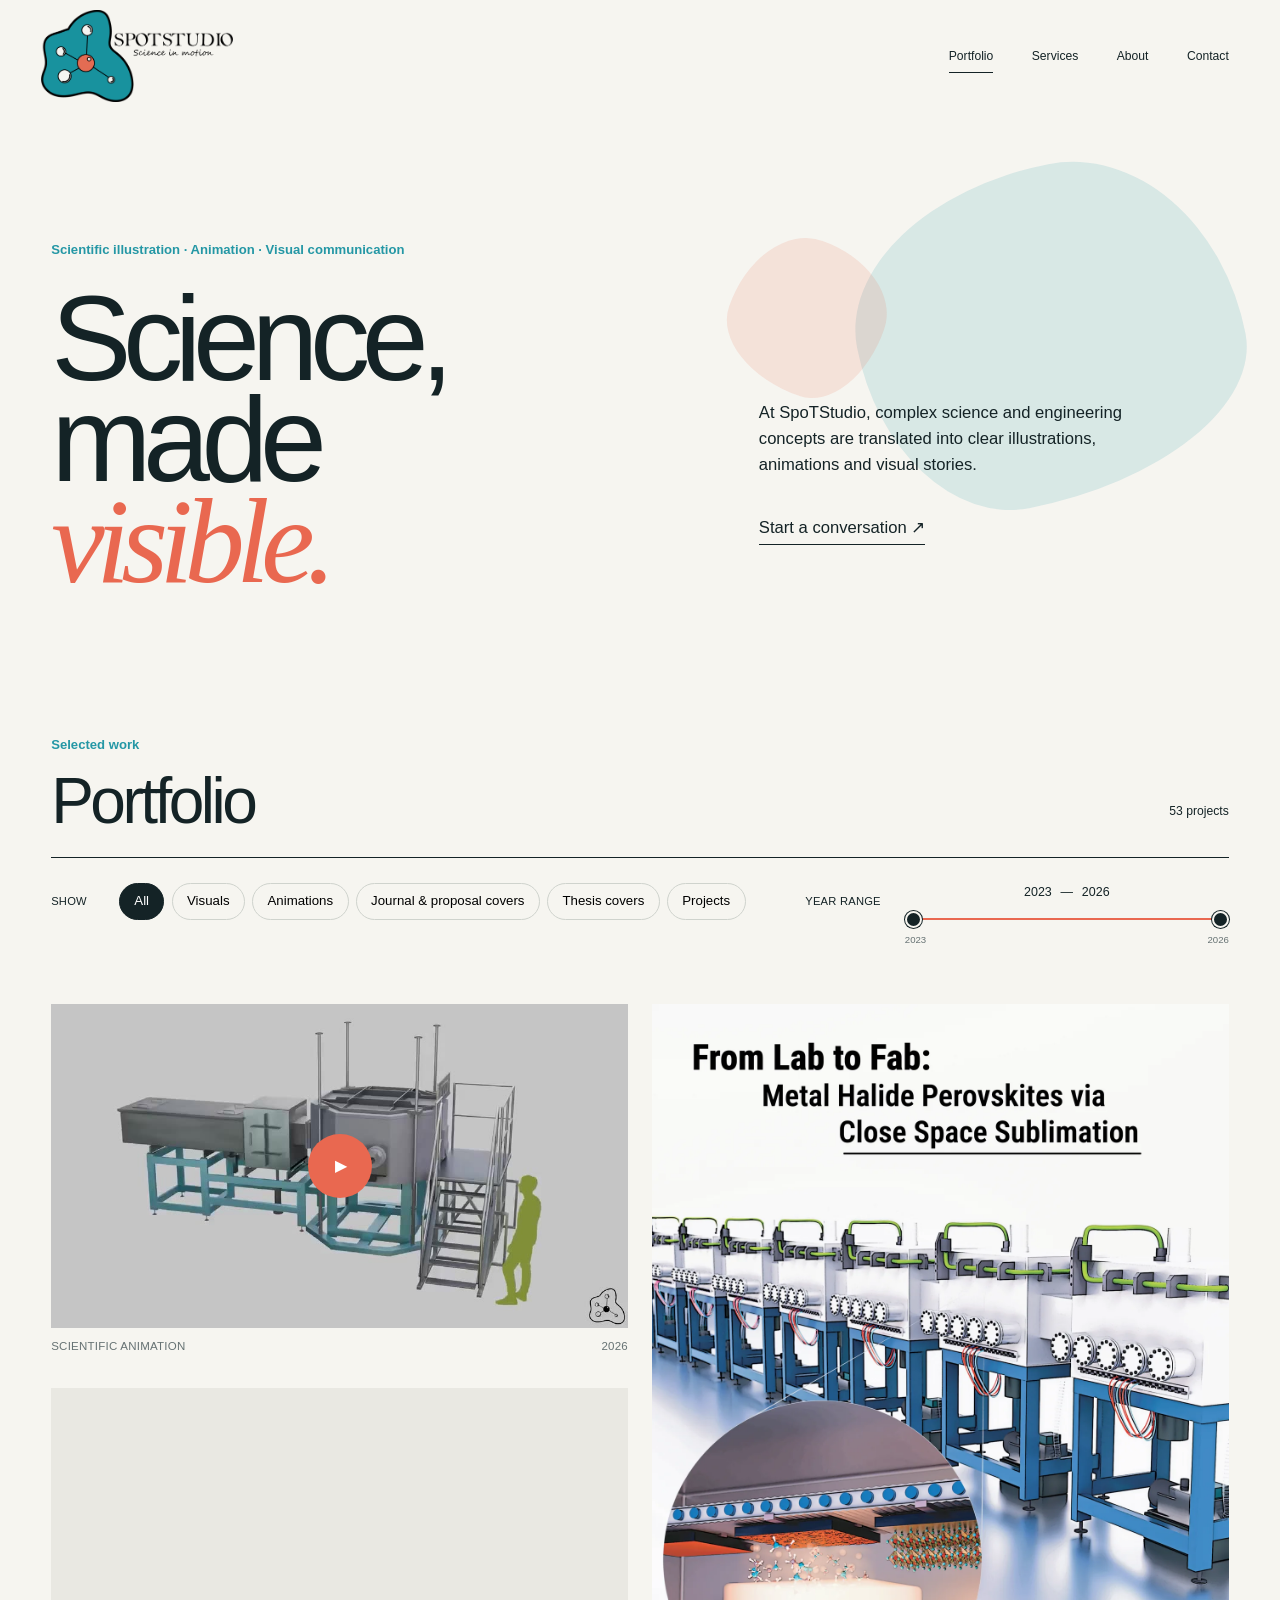
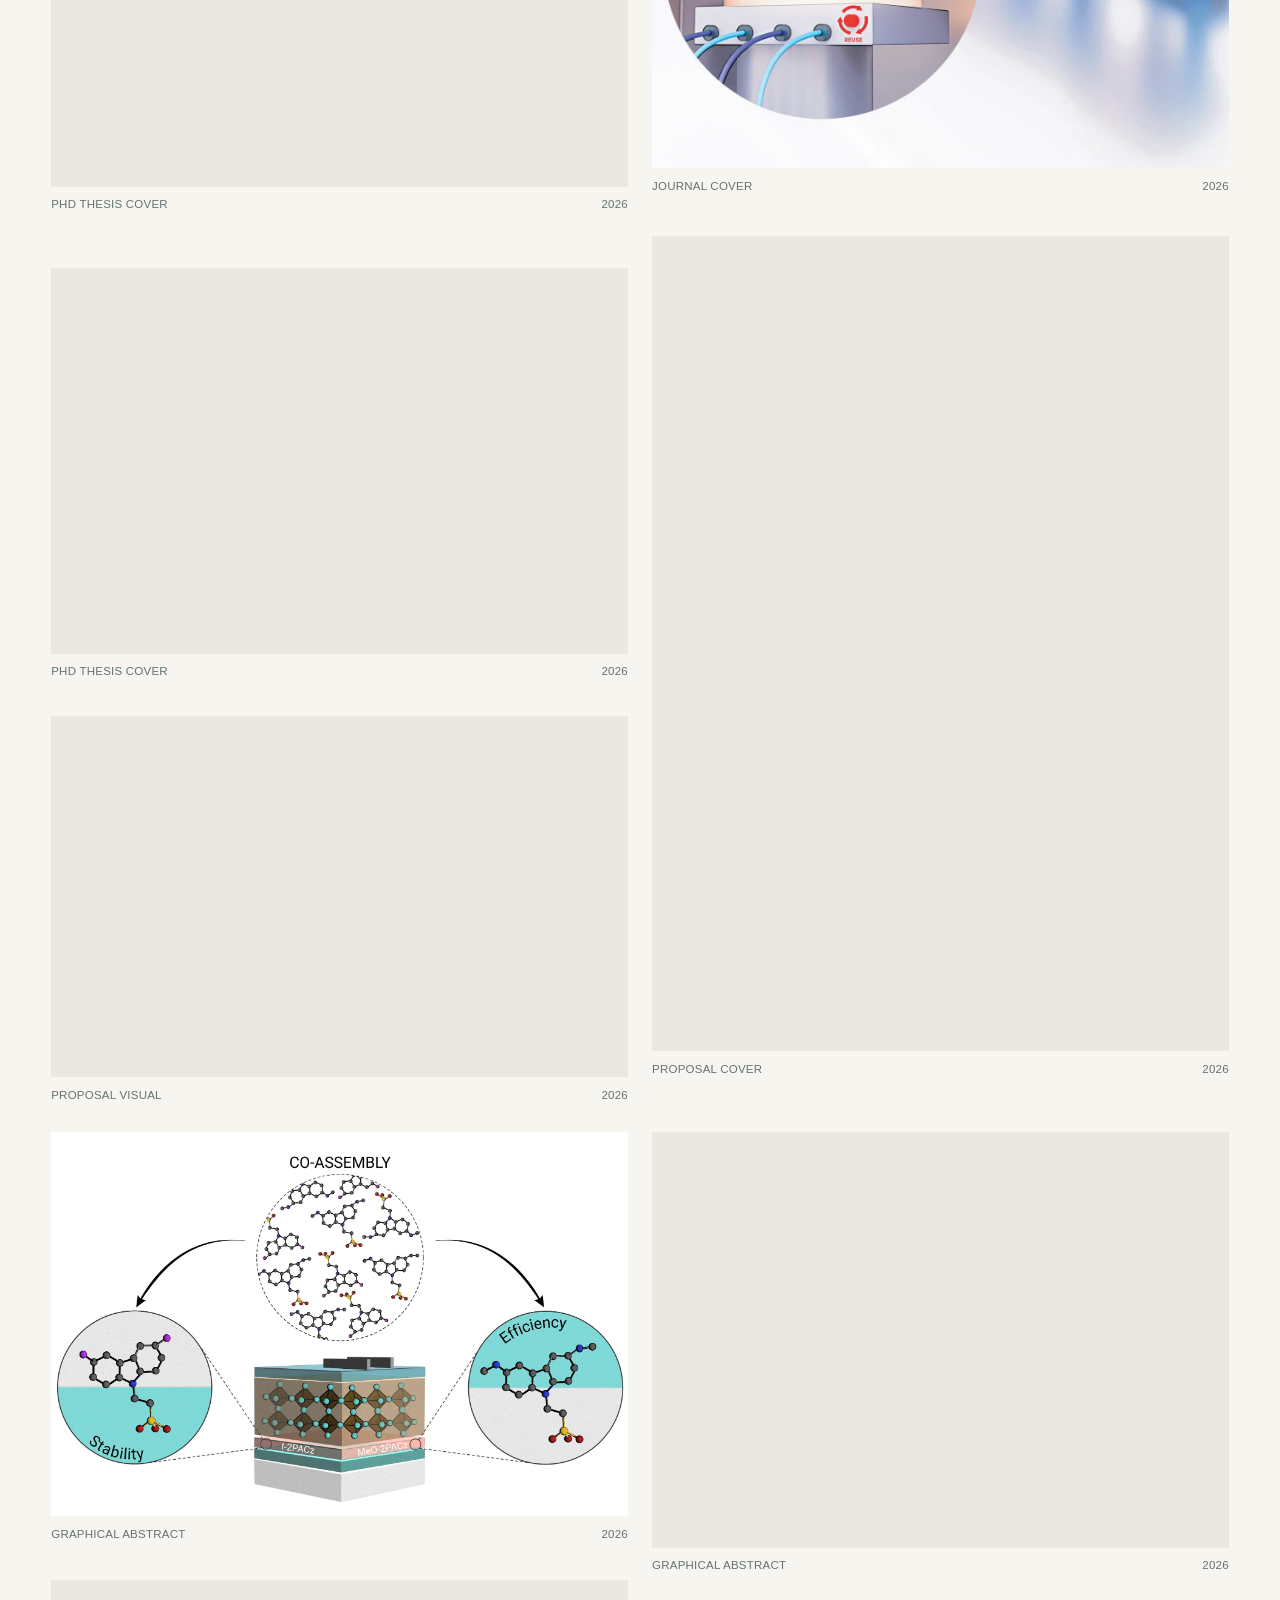
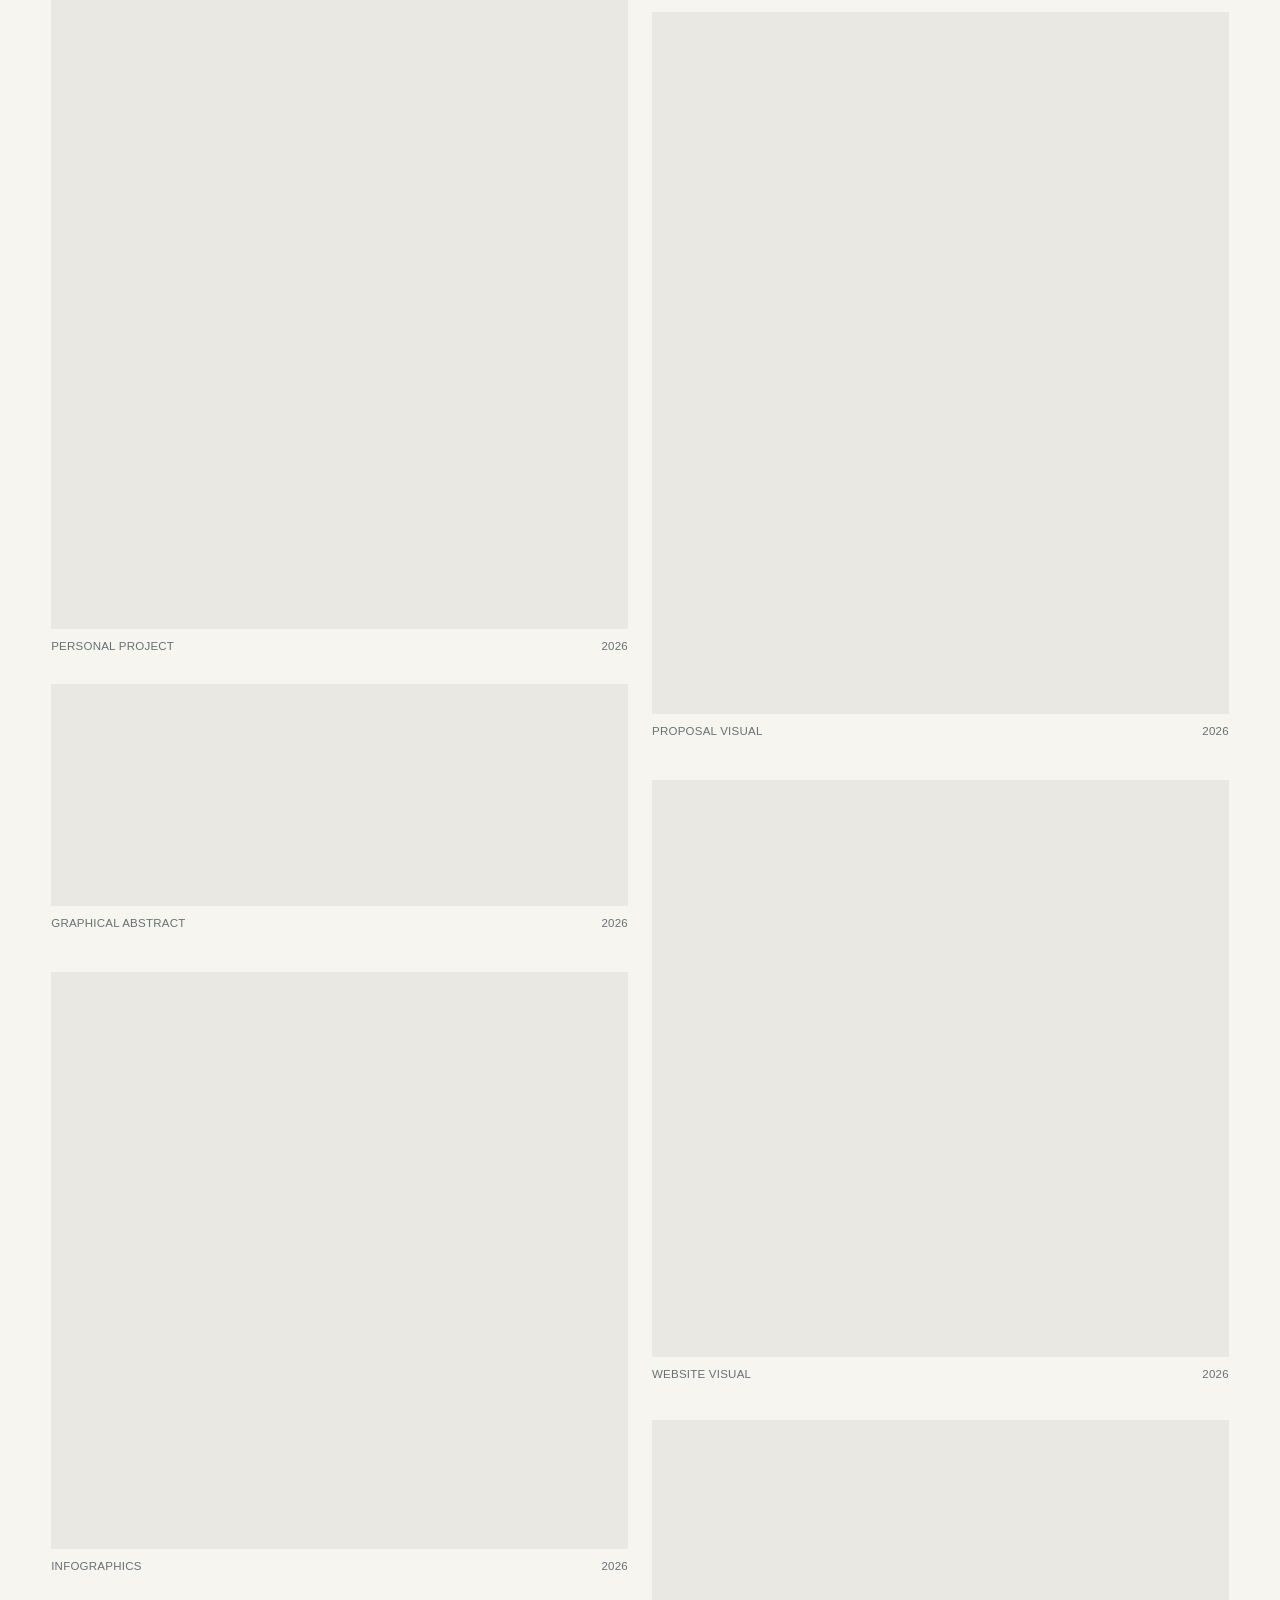
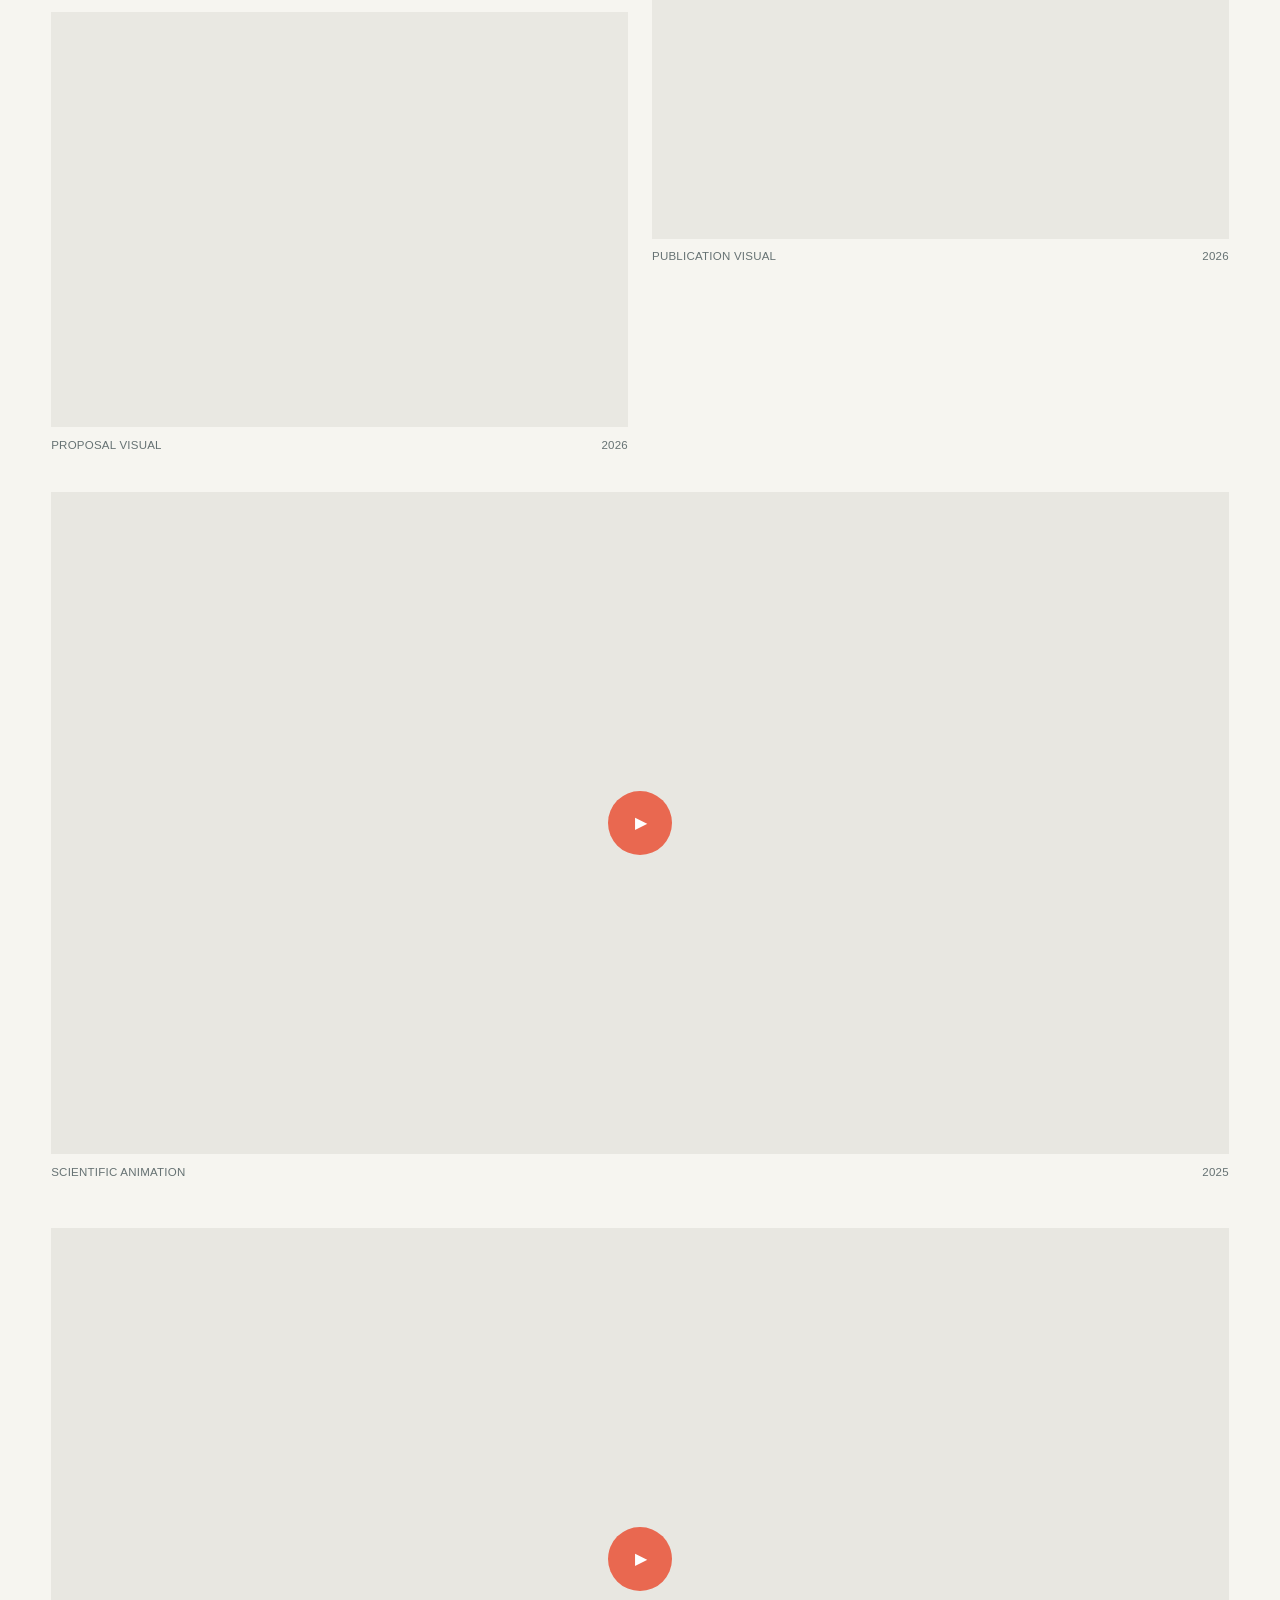
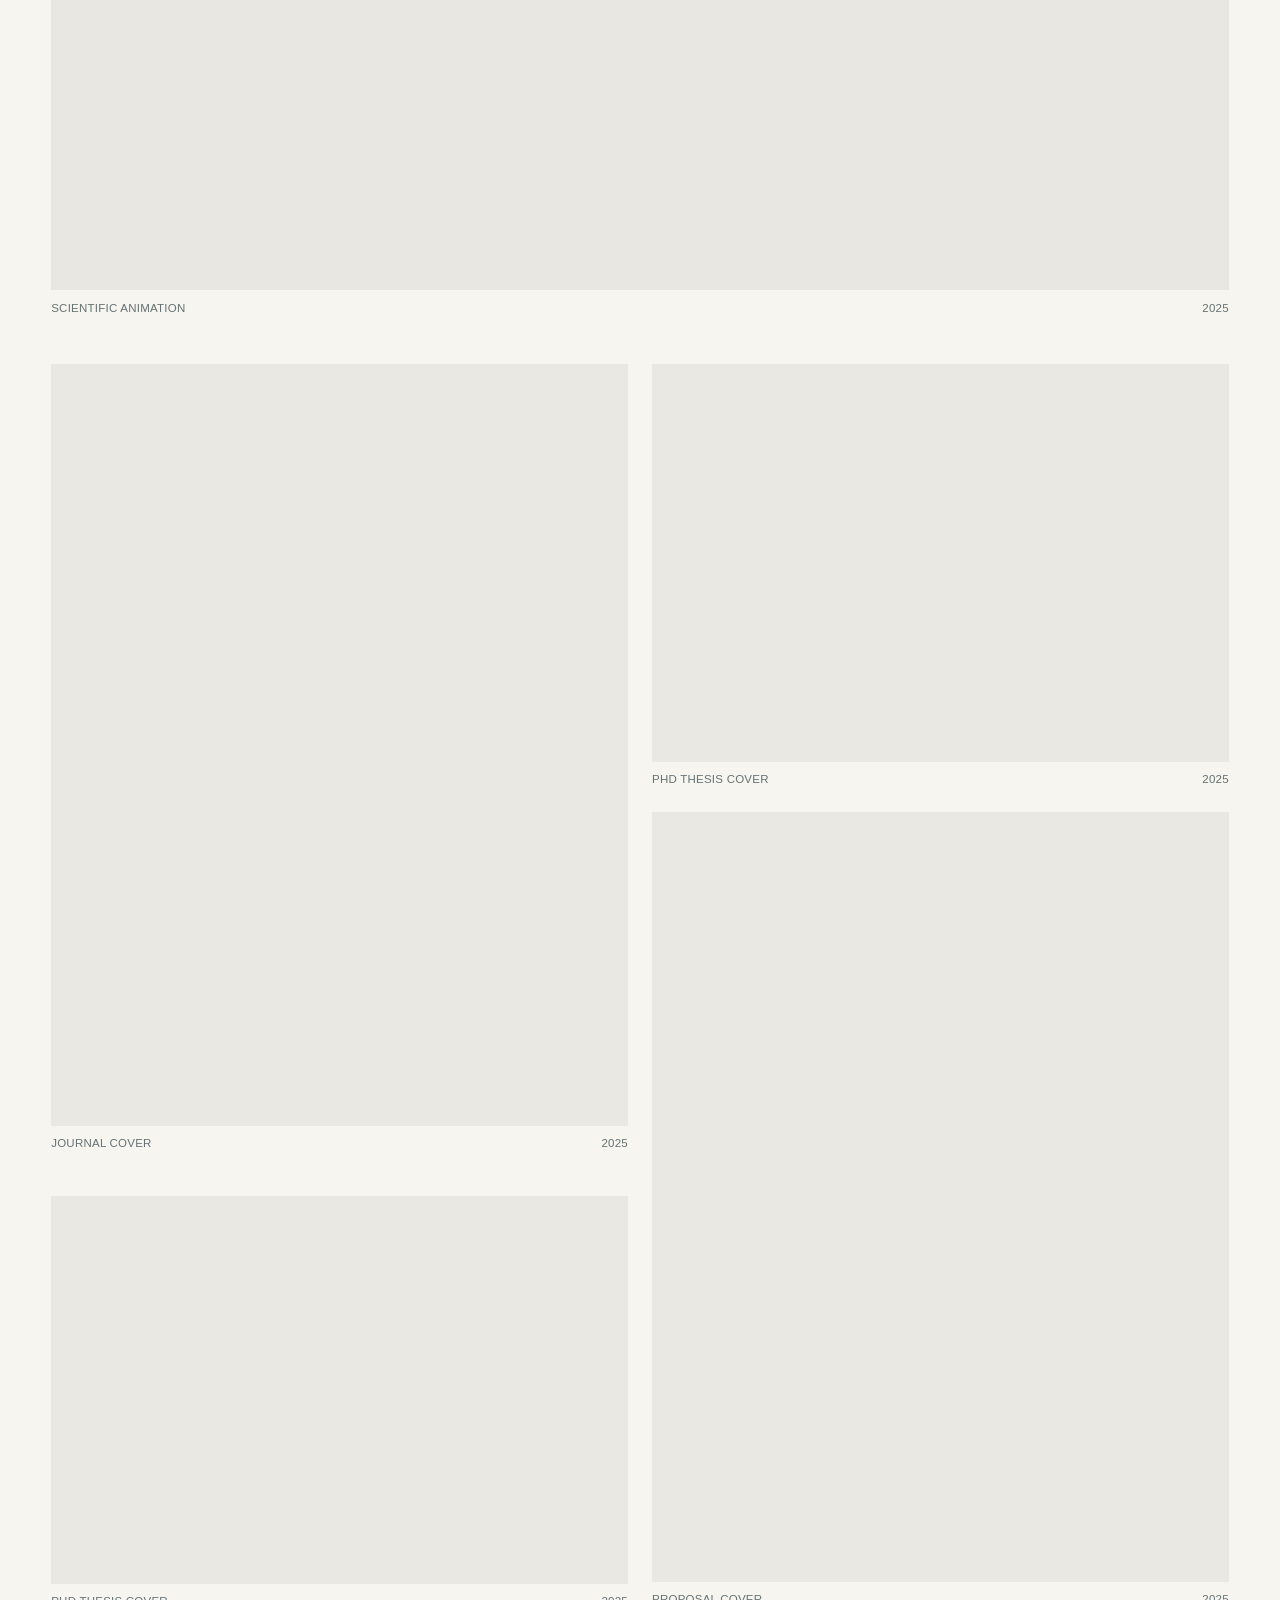
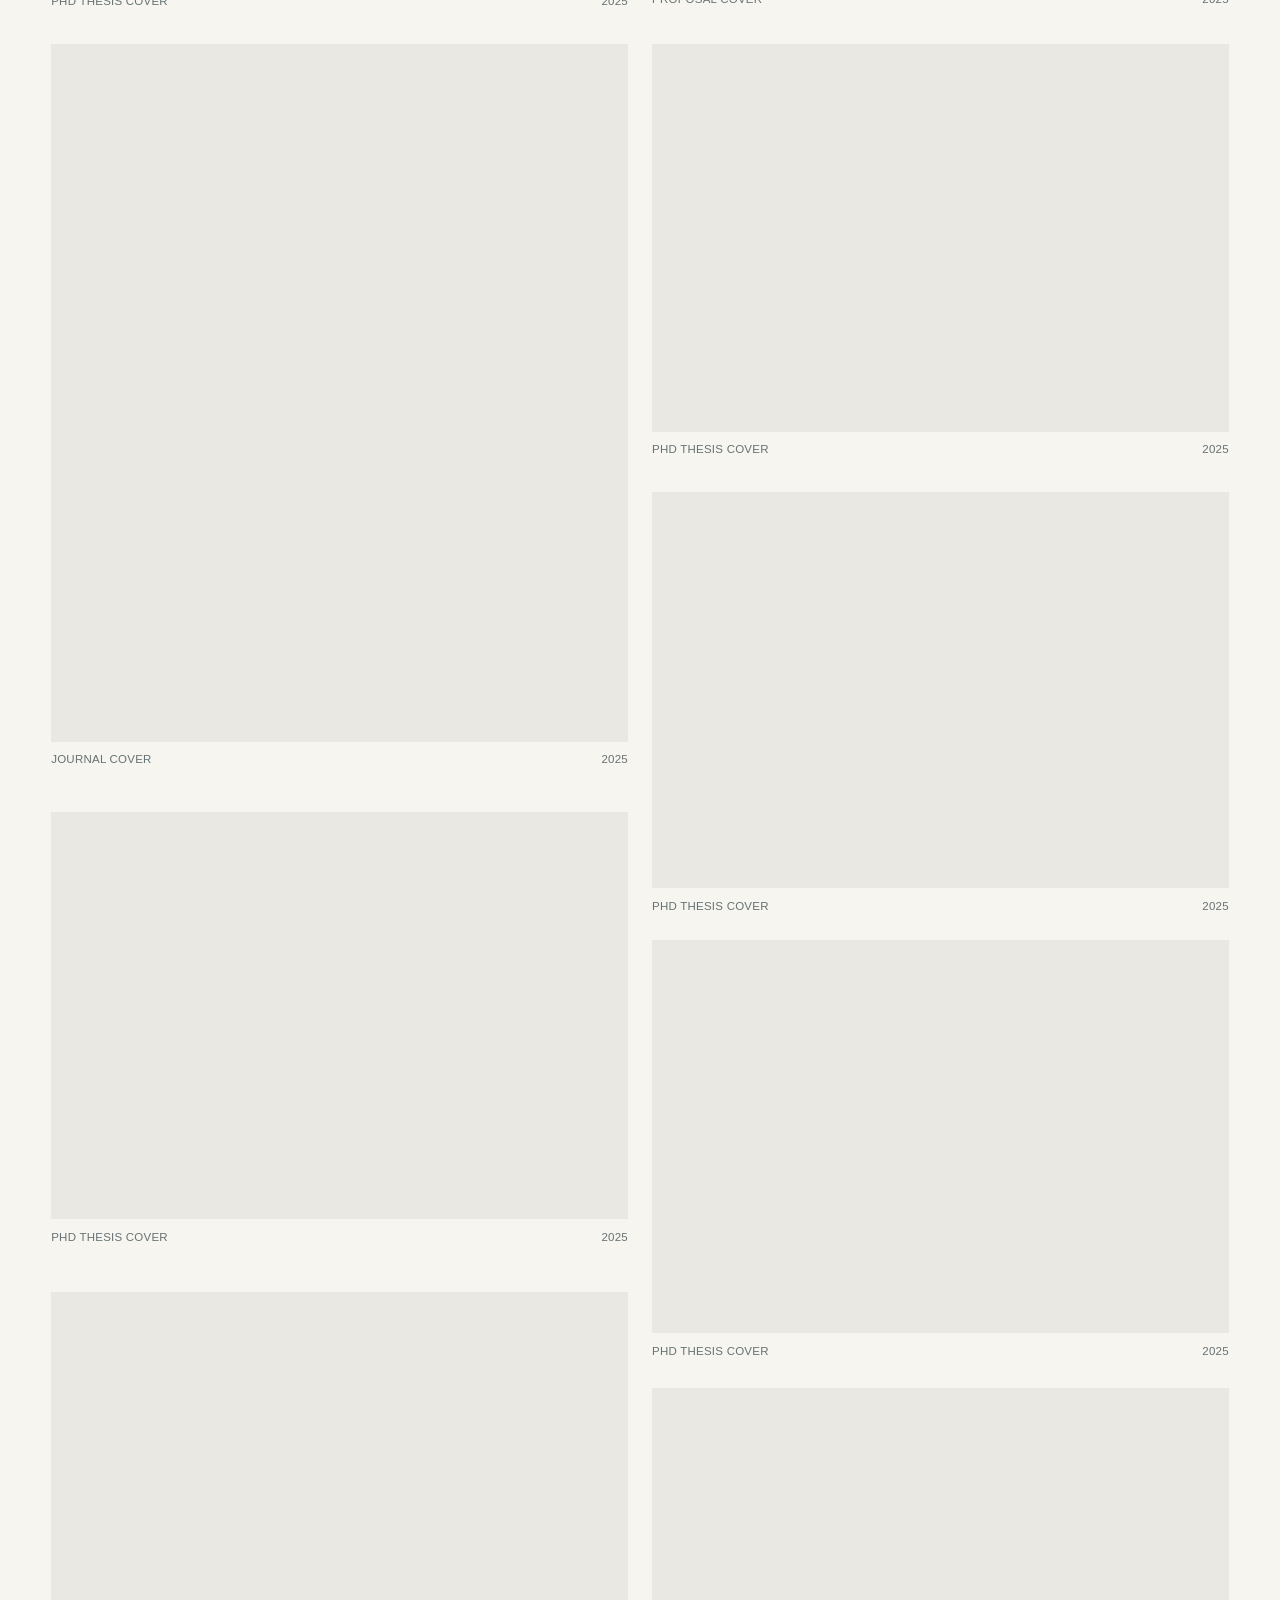
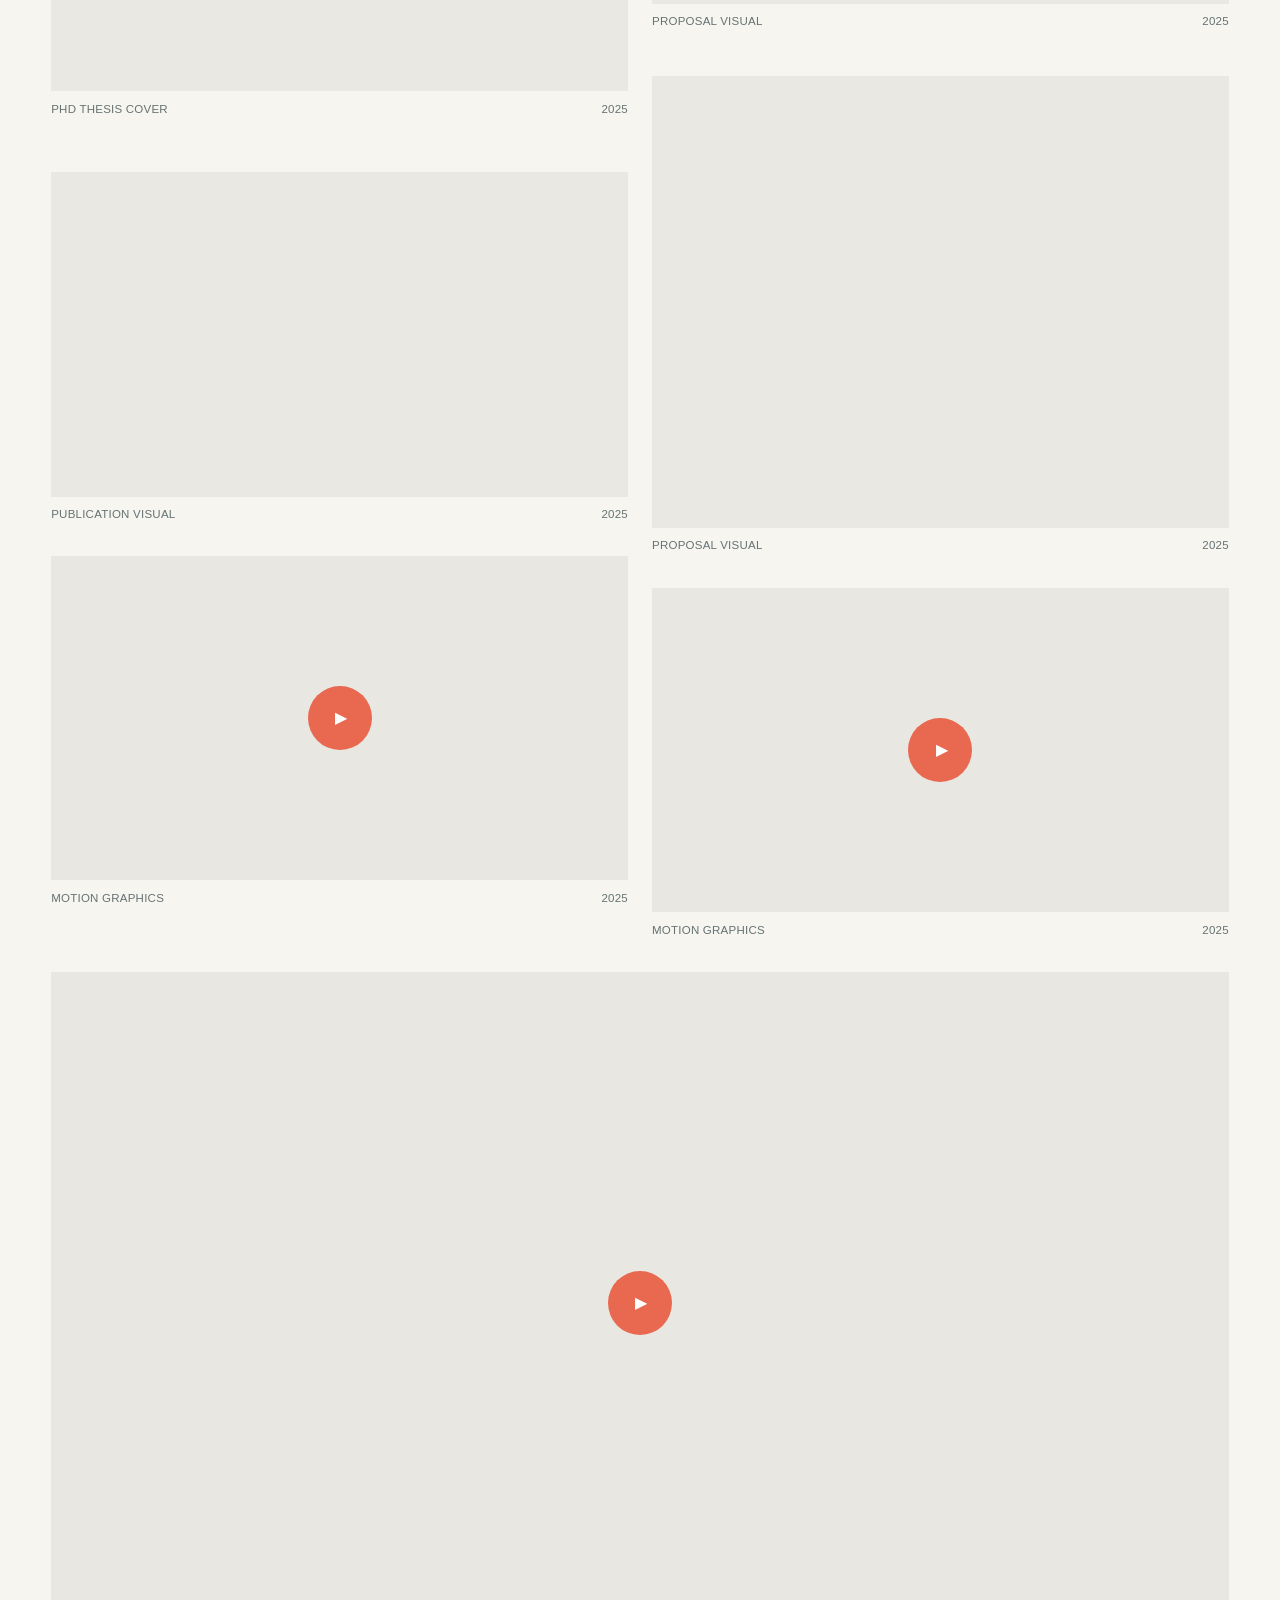
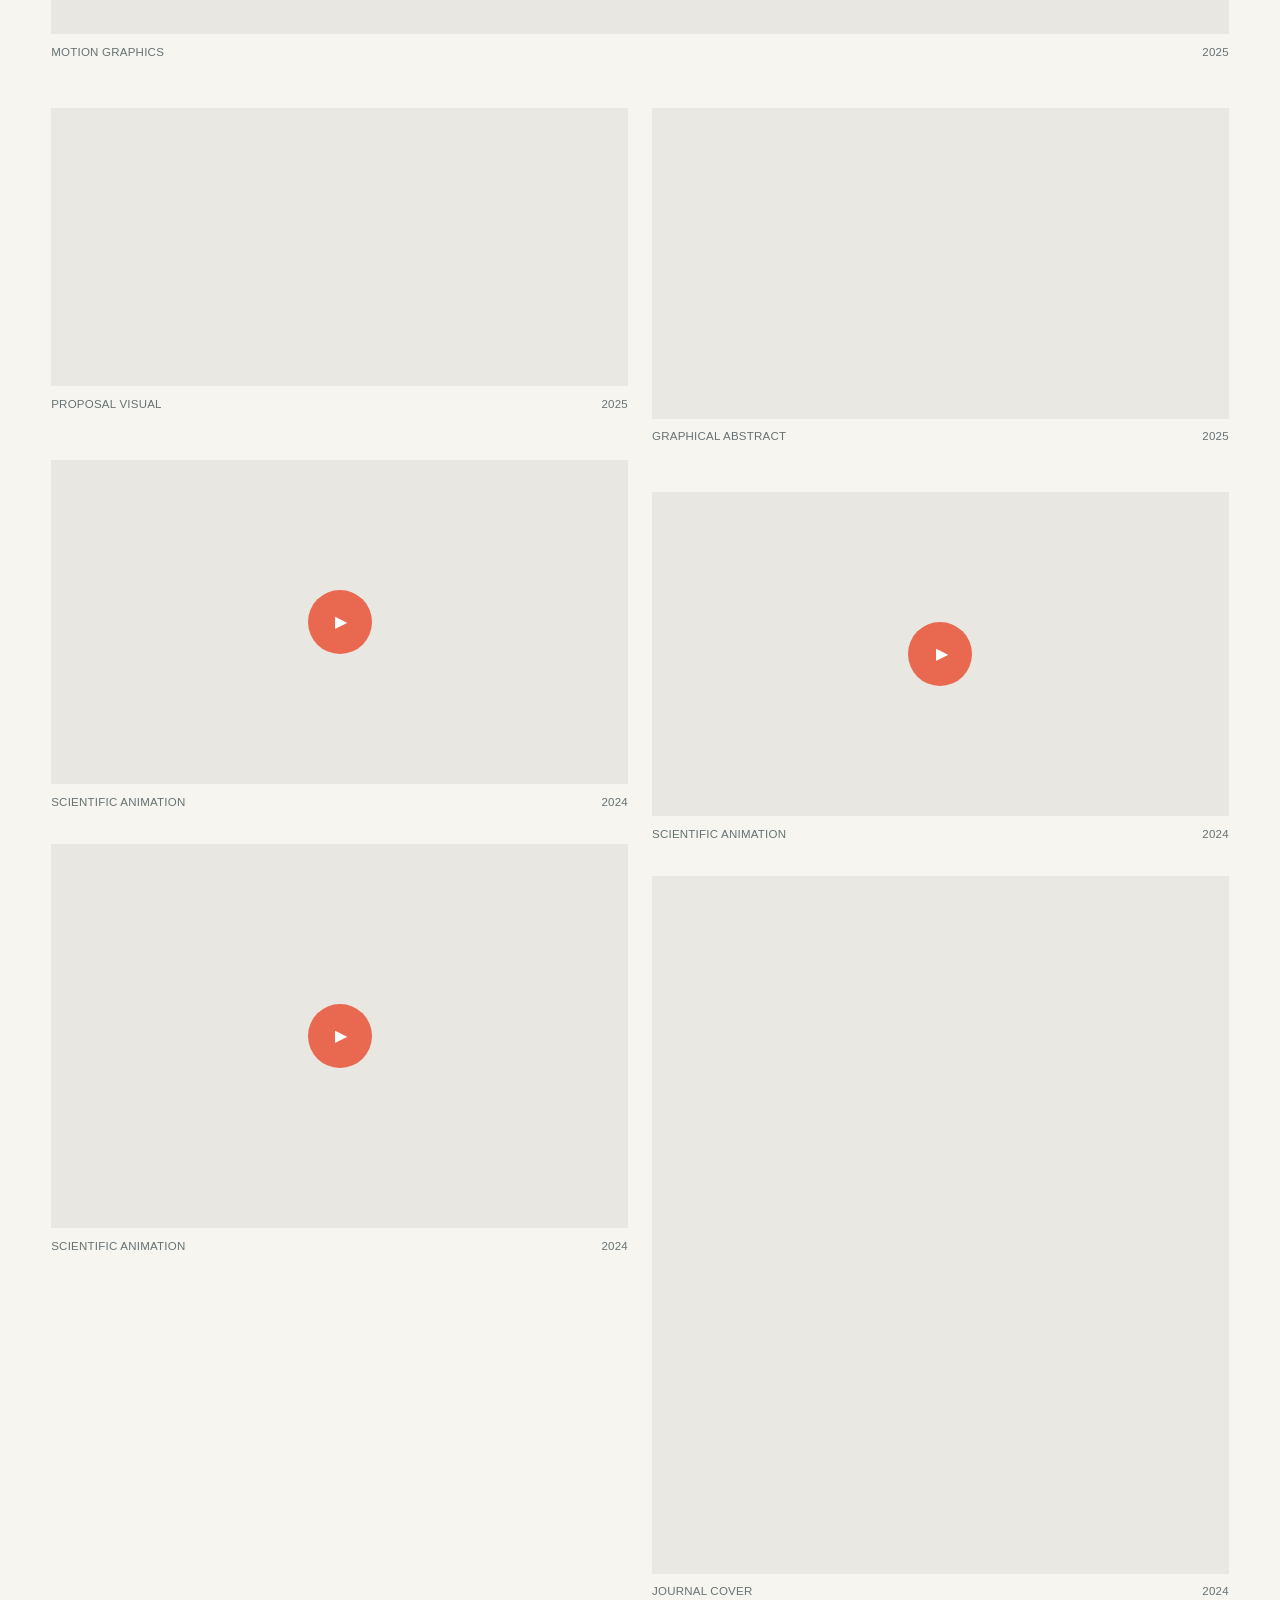
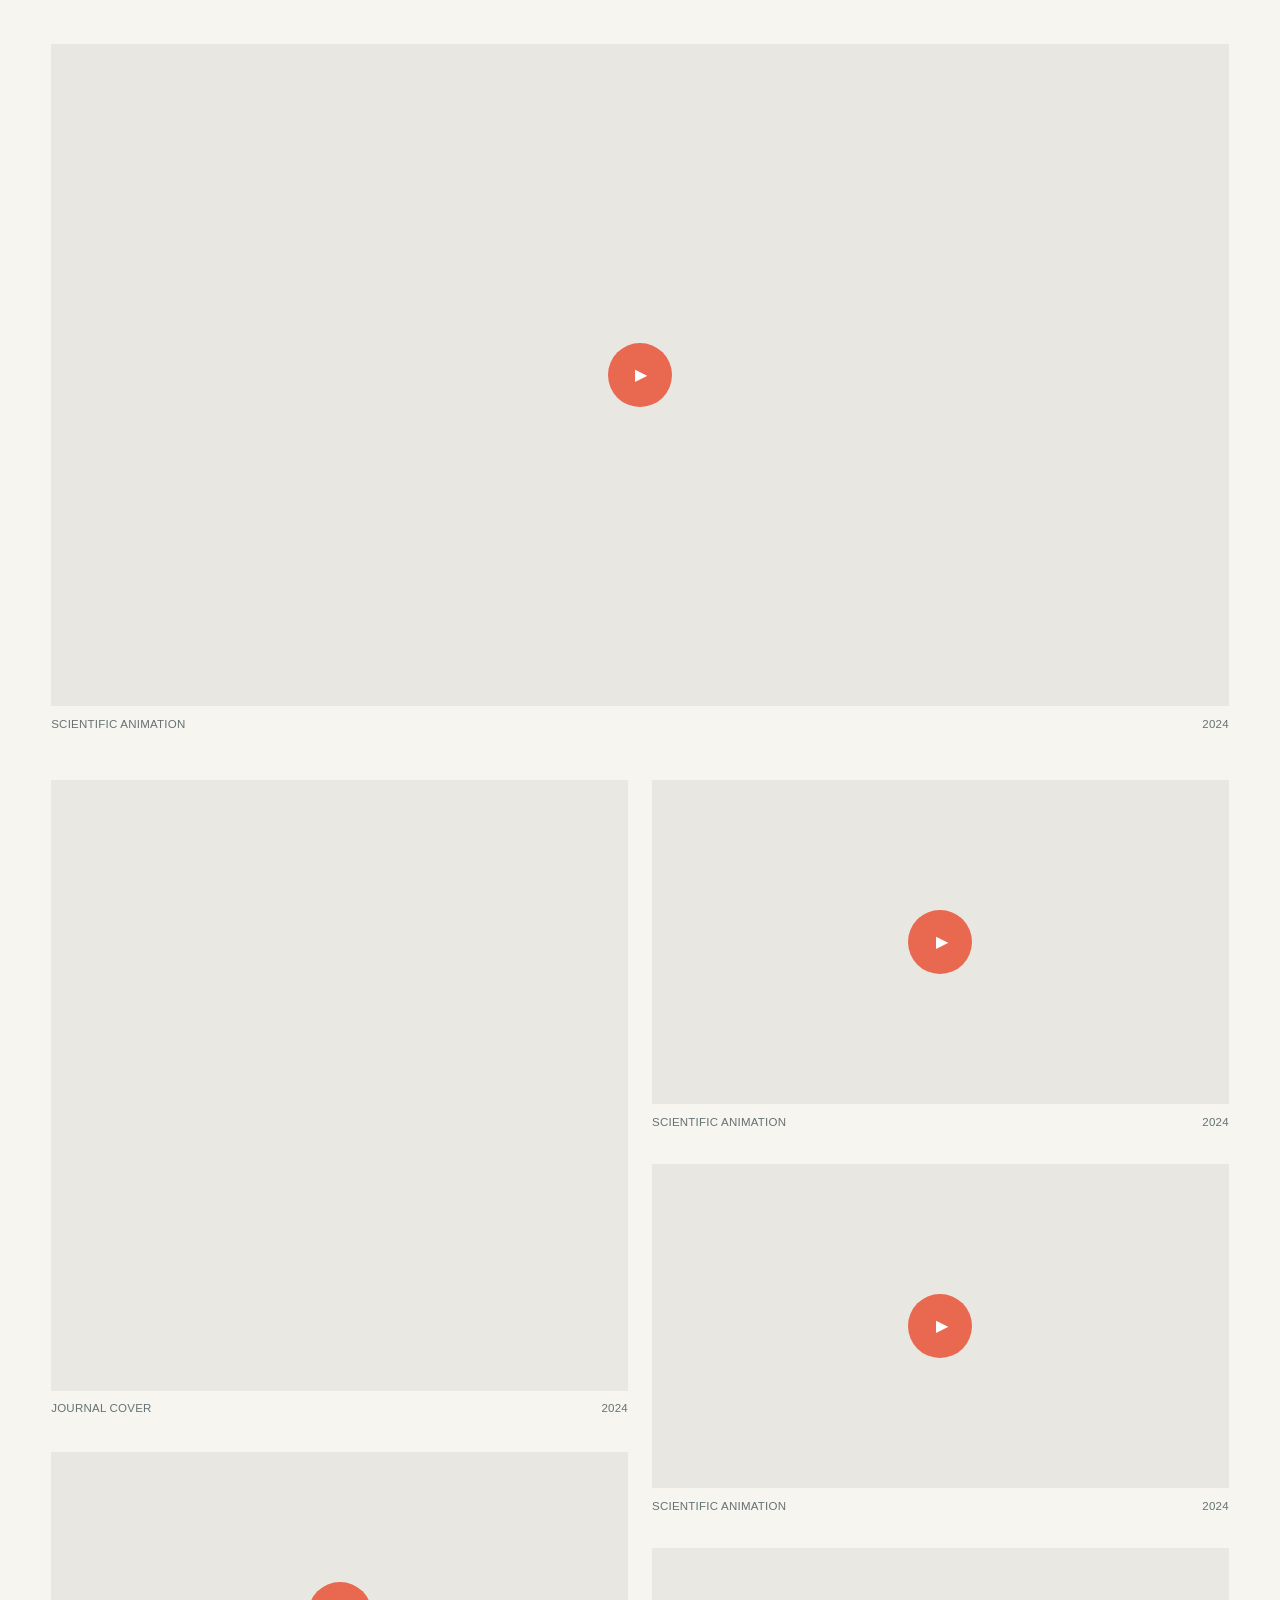
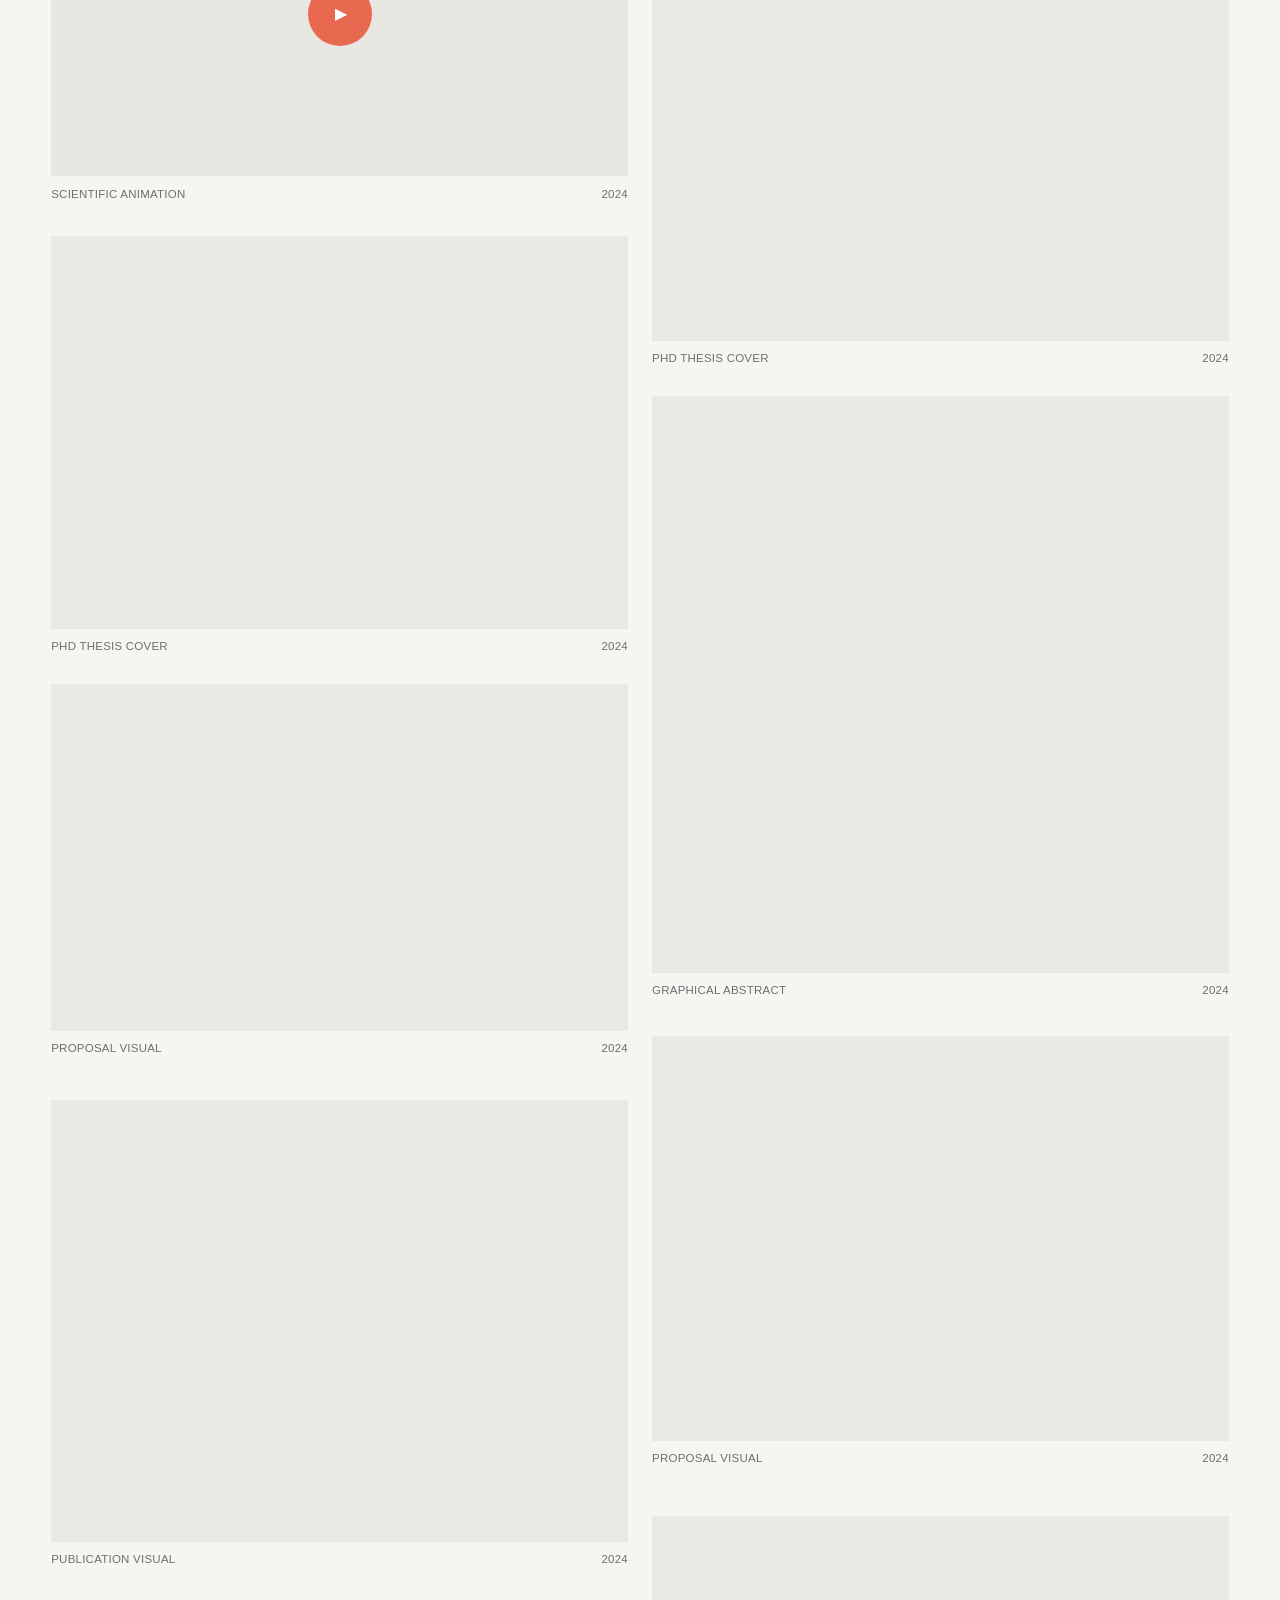
<file: index.html>
<!doctype html>
<html lang="en">
<head>
  <meta charset="utf-8">
  <meta name="viewport" content="width=device-width, initial-scale=1">
  <meta http-equiv="Content-Security-Policy" content="default-src 'self'; base-uri 'self'; object-src 'none'; form-action 'self'; img-src 'self' data:; media-src 'self'; style-src 'self' https://fonts.googleapis.com; font-src 'self' https://fonts.gstatic.com; script-src 'self' 'sha256-Ox6KyuaI2Z7KukggBJqCV+z29ab2L3Fkfd62VRx0kC0='; connect-src 'self'; upgrade-insecure-requests">
  <meta name="description" content="Scientific illustration, animation, graphical abstracts, thesis covers and research visuals by Dr. Tatiana Soto Montero at SpoTStudio in Enschede, Netherlands.">
  <meta name="robots" content="index, follow, max-image-preview:large">
  <link rel="canonical" href="https://spotstudio.design/">
  <meta property="og:type" content="website">
  <meta property="og:url" content="https://spotstudio.design/">
  <meta property="og:site_name" content="SpoTStudio">
  <meta property="og:title" content="SpoTStudio — Scientific Illustration &amp; Animation">
  <meta property="og:description" content="Complex science and engineering concepts, translated through illustration, animation and visual storytelling.">
  <meta property="og:image" content="https://spotstudio.design/assets/images/spotstudio-logo.png">
  <meta property="og:image:alt" content="SpoTStudio scientific design logo">
  <meta name="twitter:card" content="summary_large_image">
  <meta name="twitter:title" content="SpoTStudio — Scientific Illustration &amp; Animation">
  <meta name="twitter:description" content="Scientific concepts translated into clear illustrations, animations and visual stories.">
  <meta name="twitter:image" content="https://spotstudio.design/assets/images/spotstudio-logo.png">
  <title>Scientific Illustration &amp; Animation Portfolio — SpoTStudio</title>
  <script type="application/ld+json">{"@context":"https://schema.org","@type":"ProfessionalService","name":"SpoTStudio","url":"https://spotstudio.design/","logo":"https://spotstudio.design/assets/images/spotstudio-logo.png","image":"https://spotstudio.design/assets/images/tatiana-intro.webp","description":"Scientific illustration, animation and visual communication for research, publications, proposals, theses and companies.","founder":{"@type":"Person","name":"Dr. Tatiana Soto Montero","jobTitle":"Scientific Designer and Illustrator","sameAs":["https://www.linkedin.com/in/tatianasotomontero"]},"address":{"@type":"PostalAddress","addressLocality":"Enschede","addressCountry":"NL"},"email":"mailto:tatiana@spotstudio.design","telephone":"+316171212248"}</script>
  <link rel="stylesheet" href="assets/css/styles.css">
</head>
<body data-page="portfolio">
  <a class="skip-link" href="#main">Skip to content</a>
  <div data-site-header></div>

  <main id="main">
    <section class="hero wrap" aria-labelledby="hero-title">
      <p class="eyebrow">Scientific illustration · Animation · Visual communication</p>
      <h1 id="hero-title">Science, made<br><em>visible.</em></h1>
      <div class="hero-copy">
        <p>At SpoTStudio, complex science and engineering concepts are translated into clear illustrations, animations and visual stories.</p>
        <a class="text-link" href="contact.html">Start a conversation <span aria-hidden="true">↗</span></a>
      </div>
    </section>

    <section class="portfolio wrap" aria-labelledby="work-title">
      <div class="section-heading">
        <div>
          <p class="section-index">Selected work</p>
          <h2 id="work-title">Portfolio</h2>
        </div>
        <p id="results-count" class="result-count" aria-live="polite"></p>
      </div>

      <div class="filters" aria-label="Filter portfolio projects">
        <div class="filter-group">
          <span class="filter-label">Show</span>
          <div class="filter-buttons" id="category-filters"></div>
        </div>
        <div class="year-filter">
          <span class="filter-label">Year range</span>
          <div class="range-filter" id="year-range">
            <div class="range-values" aria-live="polite">
              <output id="year-min-output" for="year-min">2023</output>
              <span aria-hidden="true">—</span>
              <output id="year-max-output" for="year-max">2026</output>
            </div>
            <div class="dual-range">
              <div class="range-track" aria-hidden="true"></div>
              <label class="sr-only" for="year-min">Earliest portfolio year</label>
              <input type="range" id="year-min" min="2023" max="2026" value="2023" step="1">
              <label class="sr-only" for="year-max">Latest portfolio year</label>
              <input type="range" id="year-max" min="2024" max="2026" value="2026" step="1">
            </div>
            <div class="range-limits" aria-hidden="true"><span>2023</span><span data-current-year></span></div>
          </div>
        </div>
      </div>

      <div class="project-grid" id="project-grid"></div>
      <div class="empty-state" id="empty-state" hidden>No projects match these filters yet.</div>
    </section>

    <section class="cta-band">
      <div class="wrap cta-inner">
        <p>Have an idea that needs a clearer visual story?</p>
        <a href="contact.html">Let’s work together <span aria-hidden="true">↗</span></a>
      </div>
    </section>
  </main>

  <dialog class="project-dialog" id="project-dialog" aria-labelledby="dialog-title">
    <button class="dialog-close" type="button" aria-label="Close artwork">×</button>
    <div id="dialog-content"></div>
  </dialog>

  <footer class="site-footer wrap">
    <p>© <span data-current-year></span> SpoTStudio</p>
    <p>Illustration &amp; visual communication</p>
  </footer>

  <script src="assets/js/header.js?v=20260910-2"></script>
  <script src="assets/js/portfolio-data.js"></script>
  <script src="assets/js/portfolio-data-extra.js"></script>
  <script src="assets/js/main.js"></script>
</body>
</html>
</file>
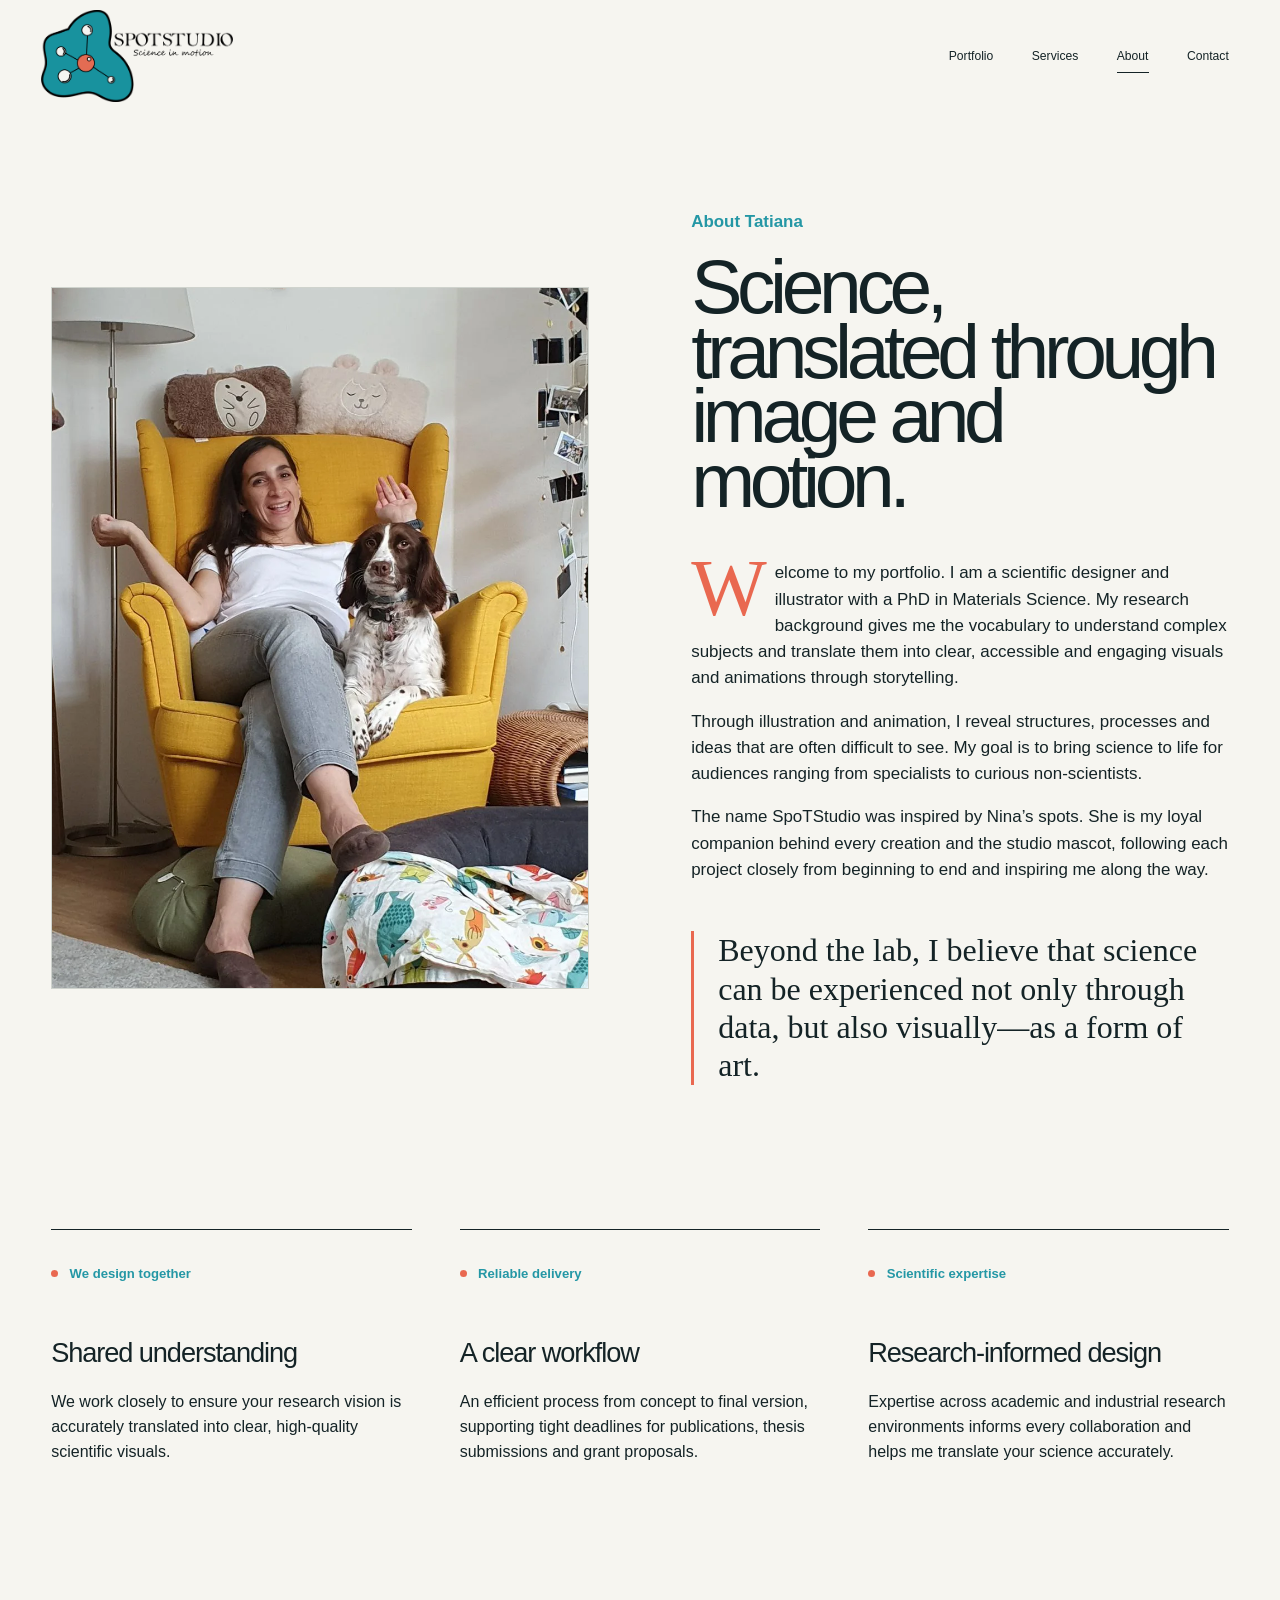
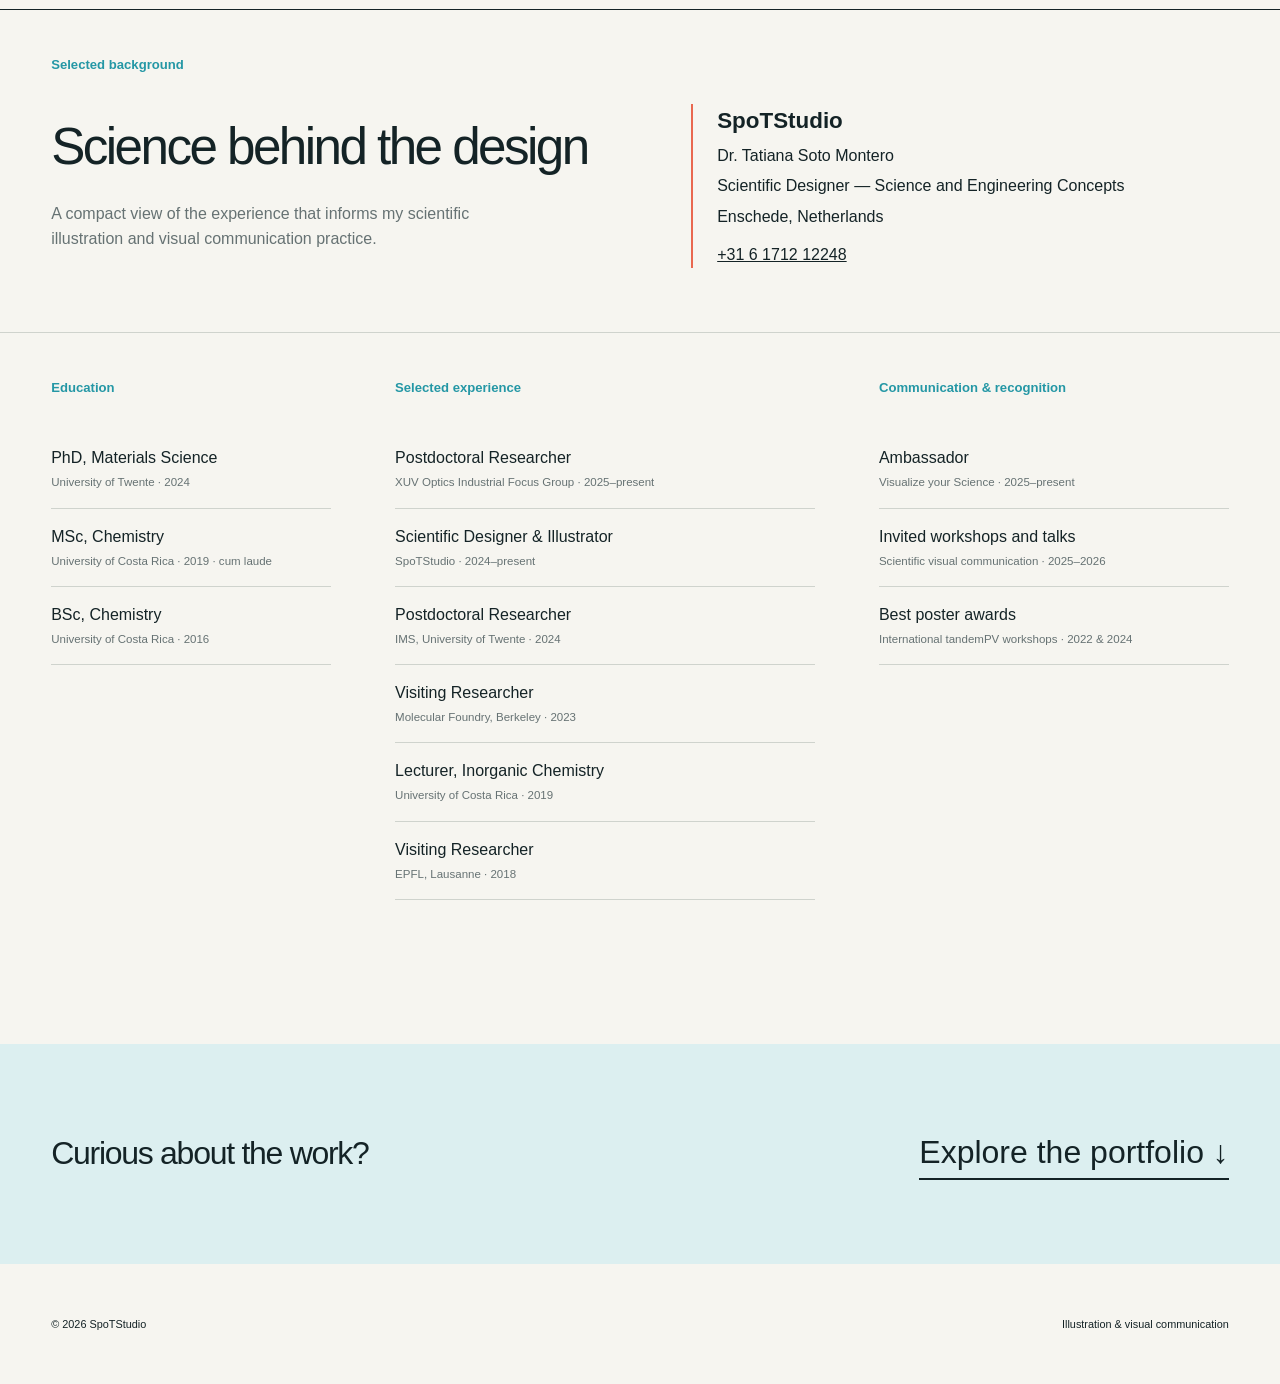
<file: about.html>
<!doctype html>
<html lang="en">
<head>
  <meta charset="utf-8"><meta name="viewport" content="width=device-width, initial-scale=1">
  <meta http-equiv="Content-Security-Policy" content="default-src 'self'; base-uri 'self'; object-src 'none'; form-action 'self'; img-src 'self' data:; media-src 'self'; style-src 'self' https://fonts.googleapis.com; font-src 'self' https://fonts.gstatic.com; script-src 'self'; connect-src 'self'; upgrade-insecure-requests">
  <meta name="description" content="Meet Dr. Tatiana Soto Montero, scientific designer and illustrator behind SpoTStudio.">
  <meta name="robots" content="index, follow, max-image-preview:large">
  <link rel="canonical" href="https://spotstudio.design/about.html">
  <meta property="og:type" content="profile"><meta property="og:url" content="https://spotstudio.design/about.html">
  <meta property="og:title" content="About Dr. Tatiana Soto Montero — SpoTStudio"><meta property="og:description" content="Scientific designer and illustrator with a PhD in Materials Science, translating complex research through image and motion.">
  <title>About Tatiana Soto Montero — SpoTStudio</title>
  <link rel="stylesheet" href="assets/css/styles.css">
</head>
<body data-page="about">
  <a class="skip-link" href="#main">Skip to content</a><div data-site-header></div>
  <main id="main" class="about-main">
    <section class="about-hero wrap">
      <figure class="about-portrait"><img src="assets/images/tatiana-intro.webp" alt="Tatiana seated with her dog" loading="eager" decoding="async"></figure>
      <div class="about-copy">
        <p class="eyebrow">About Tatiana</p>
        <h1>Science, translated through image and motion.</h1>
        <p class="dropcap">Welcome to my portfolio. I am a scientific designer and illustrator with a PhD in Materials Science. My research background gives me the vocabulary to understand complex subjects and translate them into clear, accessible and engaging visuals and animations through storytelling.</p>
        <p>Through illustration and animation, I reveal structures, processes and ideas that are often difficult to see. My goal is to bring science to life for audiences ranging from specialists to curious non-scientists.</p>
        <p>The name SpoTStudio was inspired by Nina’s spots. She is my loyal companion behind every creation and the studio mascot, following each project closely from beginning to end and inspiring me along the way.</p>
        <blockquote>Beyond the lab, I believe that science can be experienced not only through data, but also visually—as a form of art.</blockquote>
      </div>
    </section>

    <section class="about-notes wrap">
      <article><p class="section-index">We design together</p><h2>Shared understanding</h2><p>We work closely to ensure your research vision is accurately translated into clear, high-quality scientific visuals.</p></article>
      <article><p class="section-index">Reliable delivery</p><h2>A clear workflow</h2><p>An efficient process from concept to final version, supporting tight deadlines for publications, thesis submissions and grant proposals.</p></article>
      <article><p class="section-index">Scientific expertise</p><h2>Research-informed design</h2><p>Expertise across academic and industrial research environments informs every collaboration and helps me translate your science accurately.</p></article>
    </section>
    <section class="studio-details wrap" aria-labelledby="studio-details-title">
      <div><p class="section-index">Selected background</p><h2 id="studio-details-title">Science behind the design</h2><p>A compact view of the experience that informs my scientific illustration and visual communication practice.</p></div>
      <address><strong>SpoTStudio</strong><span>Dr. Tatiana Soto Montero</span><span>Scientific Designer — Science and Engineering Concepts</span><span>Enschede, Netherlands</span><a href="tel:+316171212248">+31 6 1712 12248</a></address>
    </section>
    <section class="cv-summary wrap" aria-label="Selected curriculum vitae">
      <article><p class="section-index">Education</p><ul><li><strong>PhD, Materials Science</strong><span>University of Twente · 2024</span></li><li><strong>MSc, Chemistry</strong><span>University of Costa Rica · 2019 · cum laude</span></li><li><strong>BSc, Chemistry</strong><span>University of Costa Rica · 2016</span></li></ul></article>
      <article><p class="section-index">Selected experience</p><ul><li><strong>Postdoctoral Researcher</strong><span>XUV Optics Industrial Focus Group · 2025–present</span></li><li><strong>Scientific Designer &amp; Illustrator</strong><span>SpoTStudio · 2024–present</span></li><li><strong>Postdoctoral Researcher</strong><span>IMS, University of Twente · 2024</span></li><li><strong>Visiting Researcher</strong><span>Molecular Foundry, Berkeley · 2023</span></li><li><strong>Lecturer, Inorganic Chemistry</strong><span>University of Costa Rica · 2019</span></li><li><strong>Visiting Researcher</strong><span>EPFL, Lausanne · 2018</span></li></ul></article>
      <article><p class="section-index">Communication &amp; recognition</p><ul><li><strong>Ambassador</strong><span>Visualize your Science · 2025–present</span></li><li><strong>Invited workshops and talks</strong><span>Scientific visual communication · 2025–2026</span></li><li><strong>Best poster awards</strong><span>International tandemPV workshops · 2022 &amp; 2024</span></li></ul></article>
    </section>
  </main>
  <section class="cta-band"><div class="wrap cta-inner"><p>Curious about the work?</p><a href="index.html#portfolio">Explore the portfolio <span aria-hidden="true">↓</span></a></div></section>
  <footer class="site-footer wrap"><p>© <span data-current-year></span> SpoTStudio</p><p>Illustration &amp; visual communication</p></footer>
  <script src="assets/js/header.js?v=20260910-2"></script><script src="assets/js/main.js"></script>
</body>
</html>
</file>
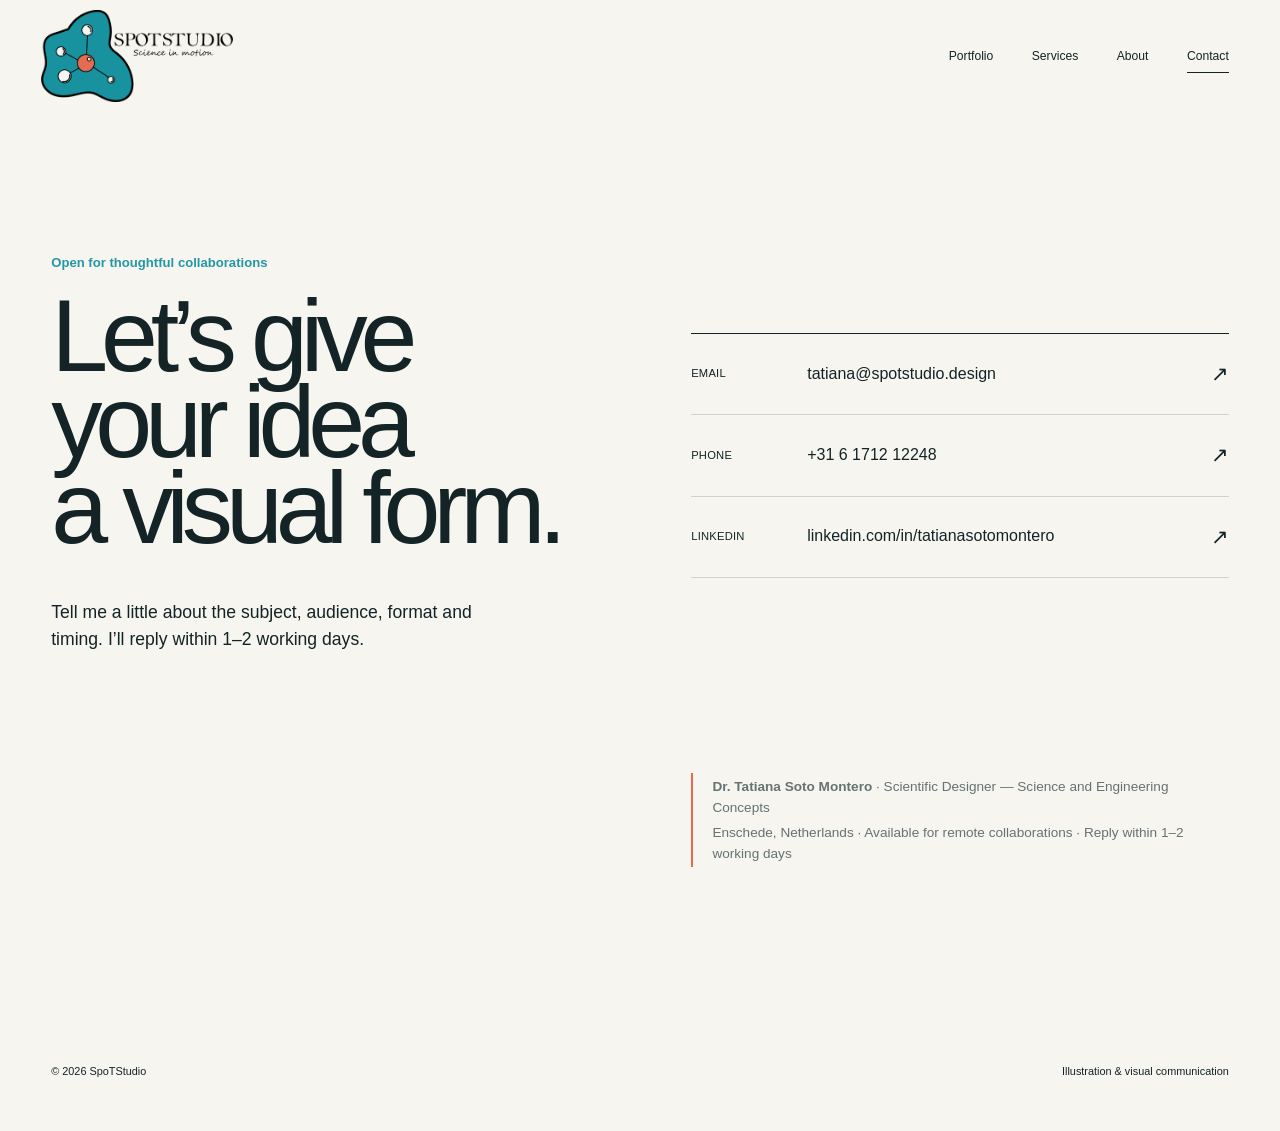
<file: contact.html>
<!doctype html>
<html lang="en">
<head>
  <meta charset="utf-8"><meta name="viewport" content="width=device-width, initial-scale=1">
  <meta http-equiv="Content-Security-Policy" content="default-src 'self'; base-uri 'self'; object-src 'none'; form-action 'self'; img-src 'self' data:; media-src 'self'; style-src 'self' https://fonts.googleapis.com; font-src 'self' https://fonts.gstatic.com; script-src 'self'; connect-src 'self'; upgrade-insecure-requests">
  <meta name="description" content="Contact SpoTStudio in Enschede for scientific illustration, animation, thesis covers, research visuals and science communication projects.">
  <meta name="robots" content="index, follow">
  <link rel="canonical" href="https://spotstudio.design/contact.html">
  <meta property="og:type" content="website"><meta property="og:url" content="https://spotstudio.design/contact.html">
  <meta property="og:title" content="Contact SpoTStudio"><meta property="og:description" content="Start a scientific illustration, animation or visual communication project with Dr. Tatiana Soto Montero.">
  <title>Contact SpoTStudio — Scientific Design</title>
  <link rel="stylesheet" href="assets/css/styles.css">
</head>
<body data-page="contact">
  <a class="skip-link" href="#main">Skip to content</a><div data-site-header></div>
  <main id="main" class="wrap contact-main">
    <section class="contact-intro">
      <p class="eyebrow">Open for thoughtful collaborations</p>
      <h1>Let’s give your idea<br>a visual form.</h1>
      <p>Tell me a little about the subject, audience, format and timing. I’ll reply within 1–2 working days.</p>
    </section>
    <section class="contact-card" aria-label="Contact links">
      <a href="mailto:tatiana@spotstudio.design"><span>Email</span><strong>tatiana@spotstudio.design</strong><i aria-hidden="true">↗</i></a>
      <a href="tel:+316171212248"><span>Phone</span><strong>+31 6 1712 12248</strong><i aria-hidden="true">↗</i></a>
      <a href="https://www.linkedin.com/in/tatianasotomontero" target="_blank" rel="noopener noreferrer"><span>LinkedIn</span><strong>linkedin.com/in/tatianasotomontero</strong><i aria-hidden="true">↗</i></a>
    </section>
    <aside class="contact-note"><p><strong>Dr. Tatiana Soto Montero</strong> · Scientific Designer — Science and Engineering Concepts</p><p>Enschede, Netherlands · Available for remote collaborations · Reply within 1–2 working days</p></aside>
  </main>
  <footer class="site-footer wrap"><p>© <span data-current-year></span> SpoTStudio</p><p>Illustration &amp; visual communication</p></footer>
  <script src="assets/js/header.js?v=20260910-2"></script><script src="assets/js/main.js"></script>
</body>
</html>
</file>
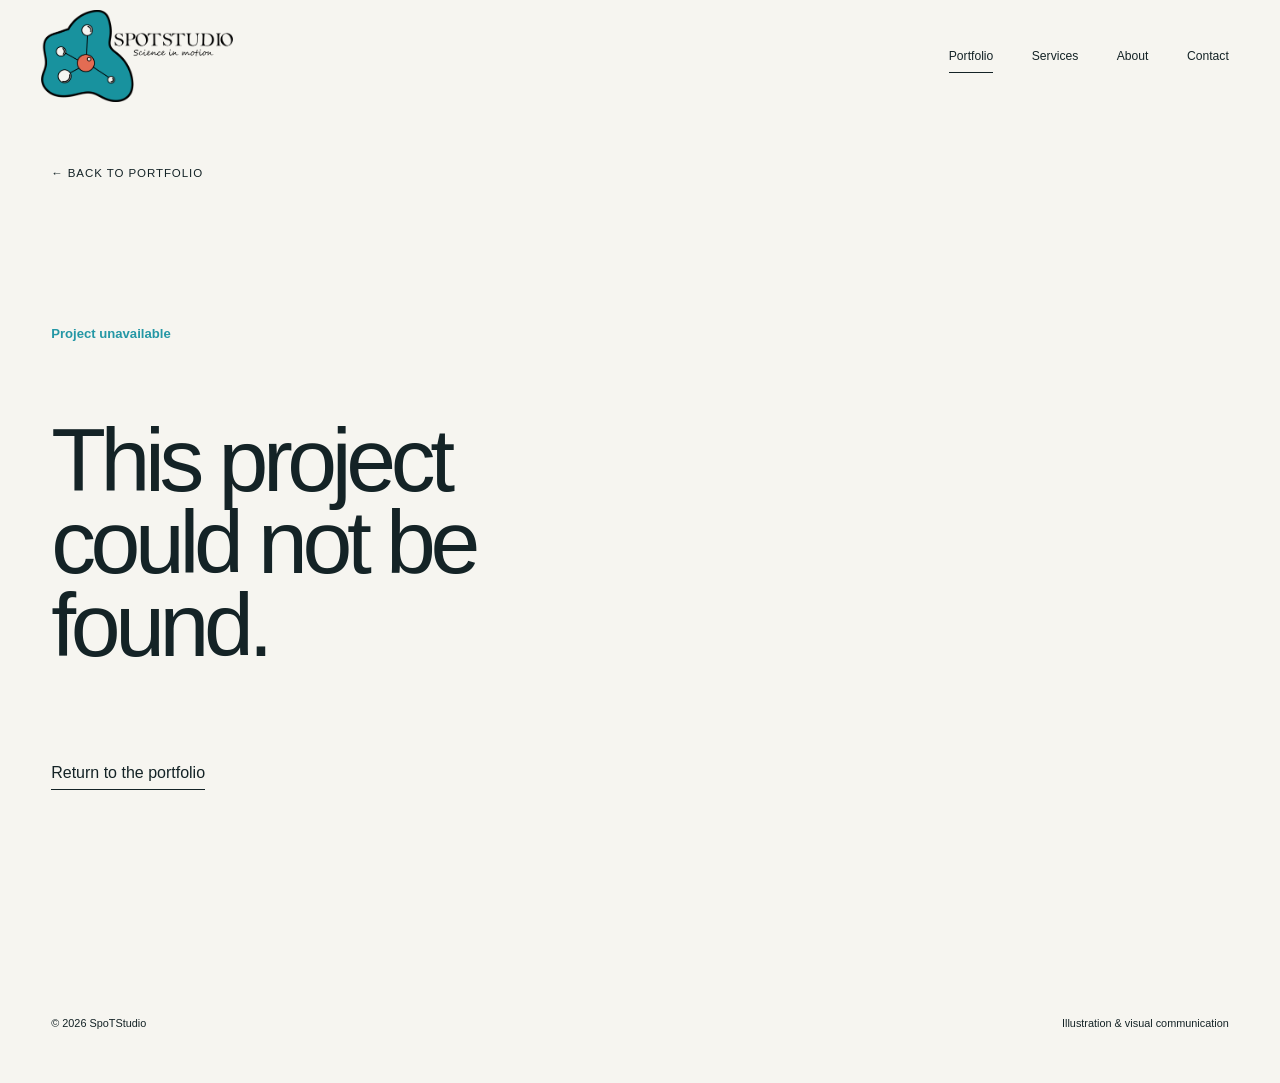
<file: project.html>
<!doctype html>
<html lang="en">
<head>
  <meta charset="utf-8">
  <meta name="viewport" content="width=device-width, initial-scale=1">
  <meta http-equiv="Content-Security-Policy" content="default-src 'self'; base-uri 'self'; object-src 'none'; form-action 'self'; img-src 'self' data:; media-src 'self'; style-src 'self' https://fonts.googleapis.com; font-src 'self' https://fonts.gstatic.com; script-src 'self'; connect-src 'self'; upgrade-insecure-requests">
  <meta name="description" content="A scientific design project by SpoTStudio.">
  <meta name="robots" content="index, follow, max-image-preview:large">
  <link rel="canonical" href="https://spotstudio.design/project.html">
  <title>Project — SpoTStudio</title>
  <link rel="stylesheet" href="assets/css/styles.css">
</head>
<body data-page="portfolio">
  <a class="skip-link" href="#main">Skip to content</a>
  <div data-site-header></div>
  <main id="main" class="project-main wrap">
    <a class="project-back" href="index.html#portfolio">← Back to portfolio</a>
    <div id="project-content" aria-live="polite"></div>
  </main>
  <footer class="site-footer wrap"><p>© <span data-current-year></span> SpoTStudio</p><p>Illustration &amp; visual communication</p></footer>
  <script src="assets/js/header.js?v=20260910-2"></script>
  <script src="assets/js/portfolio-data.js"></script>
  <script src="assets/js/portfolio-data-extra.js"></script>
  <script src="assets/js/project.js"></script>
</body>
</html>
</file>
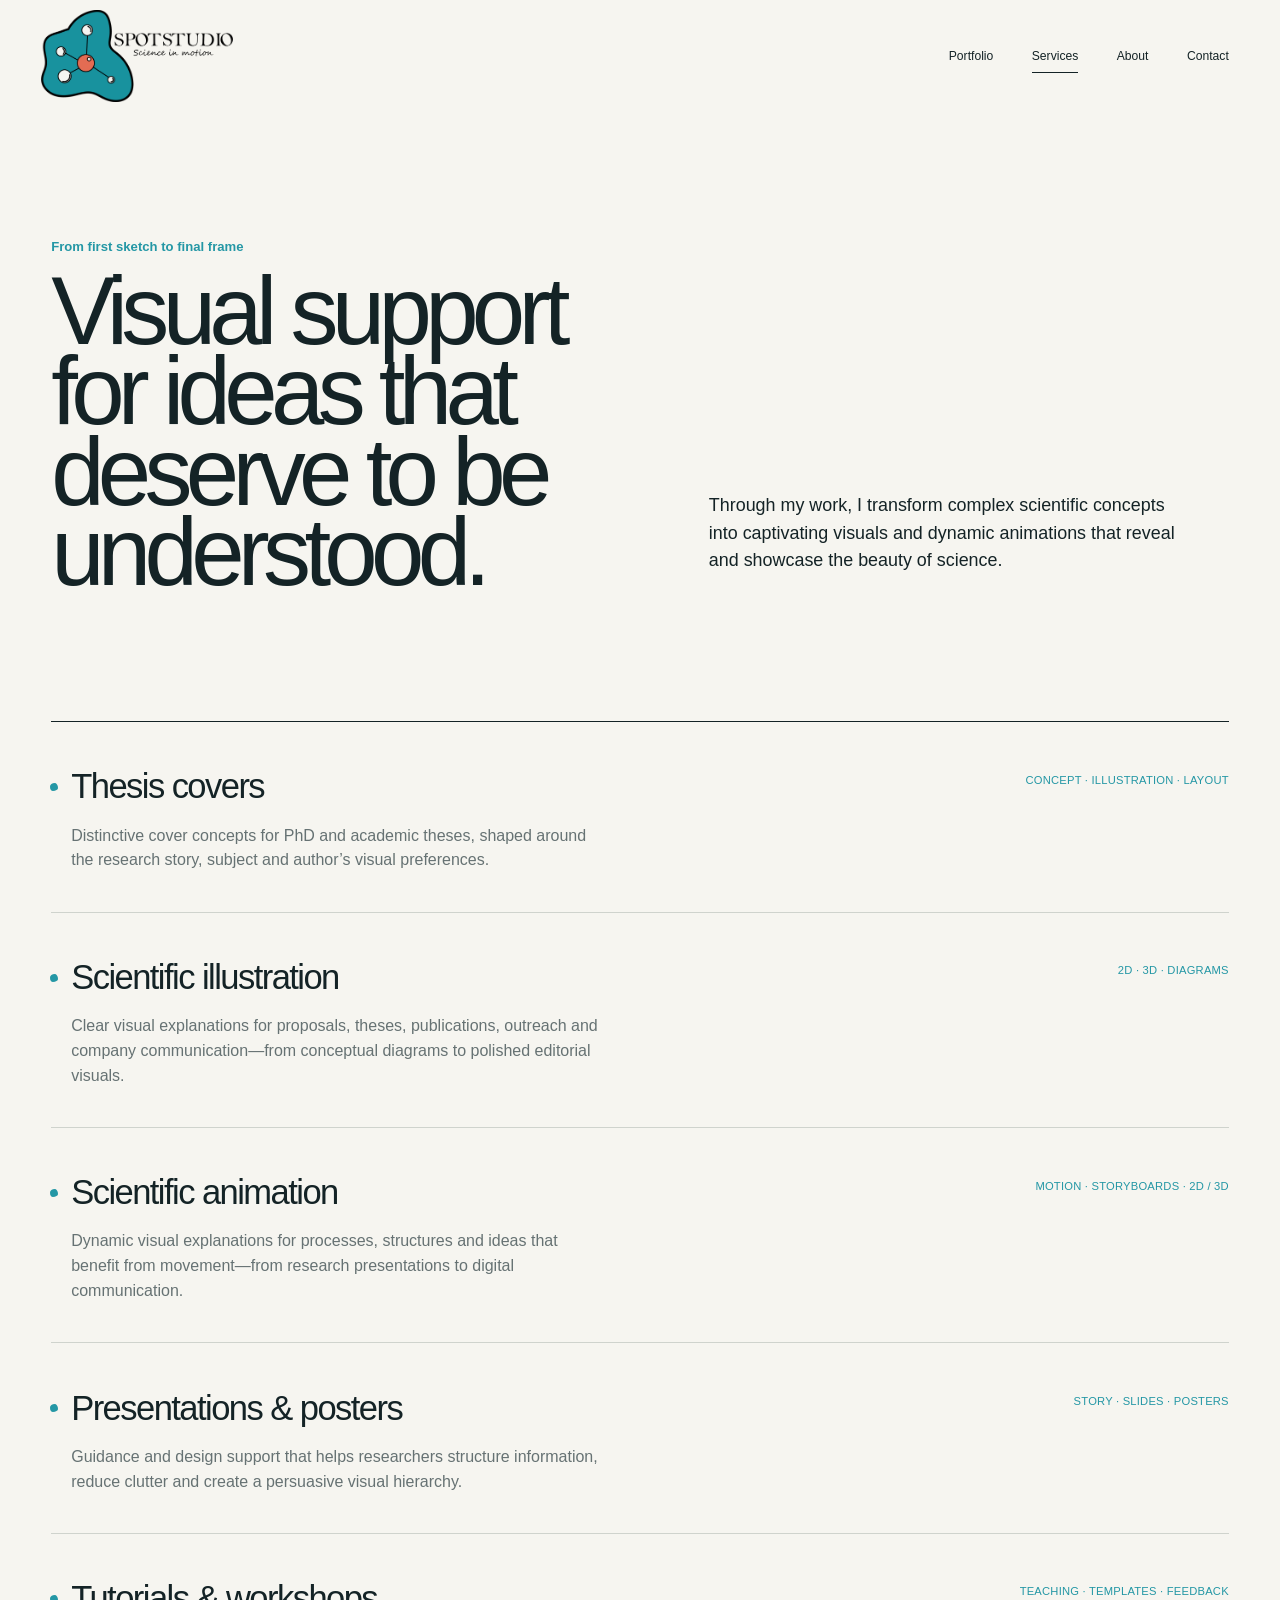
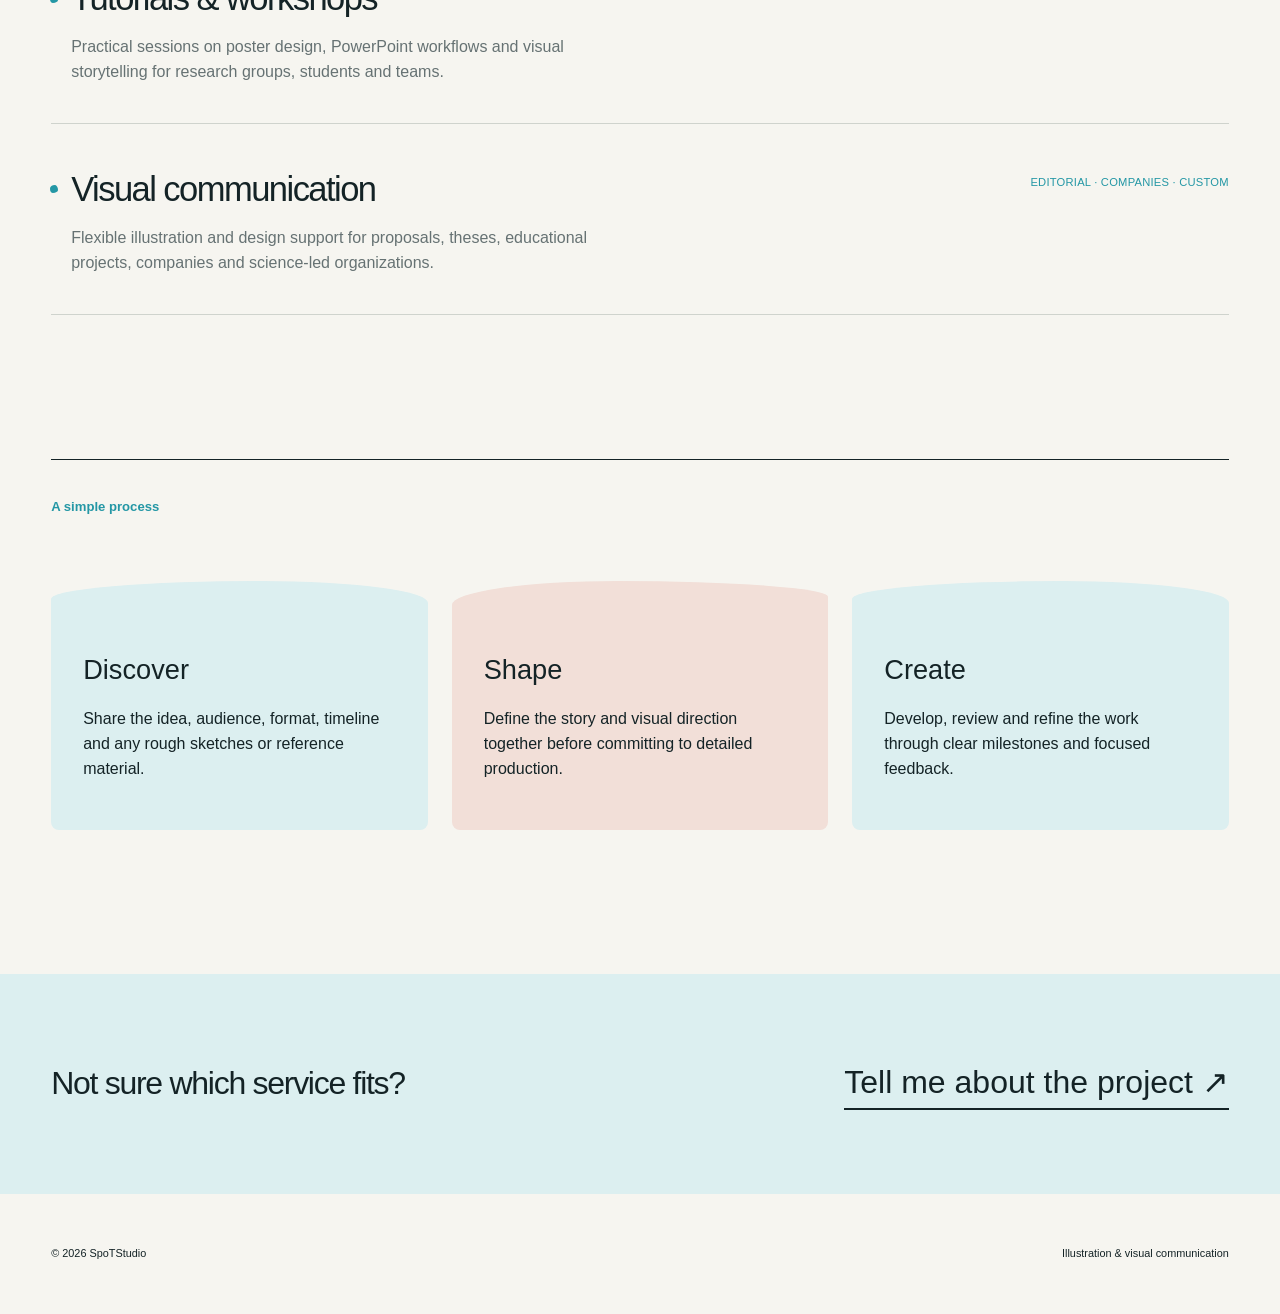
<file: services.html>
<!doctype html>
<html lang="en">
<head>
  <meta charset="utf-8"><meta name="viewport" content="width=device-width, initial-scale=1">
  <meta http-equiv="Content-Security-Policy" content="default-src 'self'; base-uri 'self'; object-src 'none'; form-action 'self'; img-src 'self' data:; media-src 'self'; style-src 'self' https://fonts.googleapis.com; font-src 'self' https://fonts.gstatic.com; script-src 'self'; connect-src 'self'; upgrade-insecure-requests">
  <meta name="description" content="Scientific illustration, animation, thesis covers, presentations, posters and workshops by SpoTStudio.">
  <meta name="robots" content="index, follow">
  <link rel="canonical" href="https://spotstudio.design/services.html">
  <meta property="og:type" content="website"><meta property="og:url" content="https://spotstudio.design/services.html">
  <meta property="og:title" content="Scientific Illustration &amp; Visual Communication Services — SpoTStudio"><meta property="og:description" content="Illustration, animation, thesis covers, presentation guidance, posters and workshops for science and engineering.">
  <title>Scientific Illustration Services — SpoTStudio</title>
  <link rel="stylesheet" href="assets/css/styles.css">
</head>
<body data-page="services">
  <a class="skip-link" href="#main">Skip to content</a><div data-site-header></div>
  <main id="main" class="wrap page-main">
    <header class="page-intro">
      <p class="eyebrow">From first sketch to final frame</p>
      <h1>Visual support for ideas that deserve to be understood.</h1>
      <p class="lede">Through my work, I transform complex scientific concepts into captivating visuals and dynamic animations that reveal and showcase the beauty of science.</p>
    </header>

    <section class="service-list" aria-label="Services">
      <article class="service-row"><div><h2>Thesis covers</h2><p>Distinctive cover concepts for PhD and academic theses, shaped around the research story, subject and author’s visual preferences.</p></div><p class="service-tags">Concept · Illustration · Layout</p></article>
      <article class="service-row"><div><h2>Scientific illustration</h2><p>Clear visual explanations for proposals, theses, publications, outreach and company communication—from conceptual diagrams to polished editorial visuals.</p></div><p class="service-tags">2D · 3D · Diagrams</p></article>
      <article class="service-row"><div><h2>Scientific animation</h2><p>Dynamic visual explanations for processes, structures and ideas that benefit from movement—from research presentations to digital communication.</p></div><p class="service-tags">Motion · Storyboards · 2D / 3D</p></article>
      <article class="service-row"><div><h2>Presentations &amp; posters</h2><p>Guidance and design support that helps researchers structure information, reduce clutter and create a persuasive visual hierarchy.</p></div><p class="service-tags">Story · Slides · Posters</p></article>
      <article class="service-row"><div><h2>Tutorials &amp; workshops</h2><p>Practical sessions on poster design, PowerPoint workflows and visual storytelling for research groups, students and teams.</p></div><p class="service-tags">Teaching · Templates · Feedback</p></article>
      <article class="service-row"><div><h2>Visual communication</h2><p>Flexible illustration and design support for proposals, theses, educational projects, companies and science-led organizations.</p></div><p class="service-tags">Editorial · Companies · Custom</p></article>
    </section>

    <section class="process-section">
      <p class="section-index">A simple process</p>
      <div class="process-grid"><div><h3>Discover</h3><p>Share the idea, audience, format, timeline and any rough sketches or reference material.</p></div><div><h3>Shape</h3><p>Define the story and visual direction together before committing to detailed production.</p></div><div><h3>Create</h3><p>Develop, review and refine the work through clear milestones and focused feedback.</p></div></div>
    </section>
  </main>
  <section class="cta-band"><div class="wrap cta-inner"><p>Not sure which service fits?</p><a href="contact.html">Tell me about the project <span aria-hidden="true">↗</span></a></div></section>
  <footer class="site-footer wrap"><p>© <span data-current-year></span> SpoTStudio</p><p>Illustration &amp; visual communication</p></footer>
  <script src="assets/js/header.js?v=20260910-2"></script><script src="assets/js/main.js"></script>
</body>
</html>
</file>
<file: assets/css/styles.css>
@import url('https://fonts.googleapis.com/css2?family=Manrope:wght@400;500;600&family=Newsreader:ital,opsz,wght@1,6..72,400&display=swap');

:root{--paper:#f6f5f0;--ink:#142326;--muted:#667273;--line:#cfd3cd;--accent:#e96850;--acid:var(--accent);--studio-teal:#2497a5;--studio-wash:#dceff0;--max:1440px;--pad:clamp(1.25rem,4vw,4rem)}
*{box-sizing:border-box}html{scroll-behavior:smooth}body{margin:0;background:var(--paper);color:var(--ink);font-family:"Manrope",Arial,sans-serif;font-size:16px;line-height:1.55}a{color:inherit}button,input{font:inherit}.wrap{width:min(var(--max),100%);margin-inline:auto;padding-inline:var(--pad)}.skip-link{position:fixed;left:1rem;top:-5rem;z-index:999;background:var(--ink);color:white;padding:.7rem 1rem}.skip-link:focus{top:1rem}.site-header{height:112px;display:flex;align-items:center;justify-content:space-between;position:relative;z-index:10}.brand{display:flex;align-items:center;gap:.8rem;text-decoration:none;font-weight:600;letter-spacing:-.035em;font-size:1.05rem}.brand-mark{width:35px;height:35px;border:1.5px solid var(--ink);border-radius:50%;display:grid;place-items:center;position:relative;font-family:"DM Mono",monospace;font-size:.68rem}.brand-mark i{font-style:normal;position:absolute}.brand-mark i:first-child{transform:translate(-3px,-3px)}.brand-mark i:last-child{transform:translate(4px,4px);color:var(--accent)}.site-nav{display:flex;gap:clamp(1.5rem,3vw,3.3rem);font-family:"DM Mono",monospace;font-size:.76rem;text-transform:uppercase;letter-spacing:.07em}.site-nav a{text-decoration:none;padding-block:.25rem;position:relative}.site-nav a:after{content:"";position:absolute;left:0;right:100%;bottom:-.2rem;height:1px;background:var(--ink);transition:right .25s ease}.site-nav a:hover:after,.site-nav a[aria-current="page"]:after{right:0}.menu-toggle{display:none;background:none;border:0;text-transform:uppercase;font-family:"DM Mono",monospace;font-size:.78rem}.hero{min-height:610px;padding-top:clamp(5rem,10vw,9rem);padding-bottom:7rem;display:grid;grid-template-columns:1fr minmax(260px,470px);align-content:start;column-gap:4rem}.eyebrow,.section-index,.filter-label{font-family:"DM Mono",monospace;text-transform:uppercase;letter-spacing:.1em;font-size:.7rem}.hero .eyebrow{grid-column:1/-1;margin:0 0 1.7rem}.hero h1,.page-intro h1,.about-copy h1,.contact-intro h1{font-size:clamp(4rem,9.4vw,9rem);font-weight:400;letter-spacing:-.07em;line-height:.84;margin:0}.hero h1 em{font-family:"Newsreader",Georgia,serif;font-weight:400;color:var(--accent)}.hero-copy{padding-top:clamp(2rem,9vw,6rem);font-size:clamp(1rem,1.3vw,1.2rem)}.hero-copy p{max-width:41ch}.text-link{display:inline-block;margin-top:1.3rem;text-decoration:none;border-bottom:1px solid;padding-bottom:.2rem}.portfolio{padding-bottom:9rem}.section-heading{display:flex;justify-content:space-between;align-items:end;border-bottom:1px solid var(--ink);padding-bottom:1.5rem}.section-heading h2{font-size:clamp(2.4rem,5vw,4.8rem);font-weight:400;letter-spacing:-.055em;line-height:1;margin:.6rem 0 0}.result-count{font-family:"DM Mono",monospace;font-size:.76rem}.filters{display:grid;grid-template-columns:1.25fr .75fr;gap:3rem;padding:1.6rem 0 3.5rem}.filter-group{display:flex;align-items:flex-start;gap:2rem}.filter-label{padding-top:.6rem;white-space:nowrap}.filter-buttons{display:flex;flex-wrap:wrap;gap:.45rem}.filter-button{border:1px solid var(--line);background:transparent;border-radius:100px;padding:.45rem .9rem;cursor:pointer;font-size:.83rem;transition:.2s ease}.filter-button:hover{border-color:var(--ink)}.filter-button.is-active{background:var(--ink);border-color:var(--ink);color:white}.year-filter{display:grid;grid-template-columns:auto 1fr;gap:1.5rem}.year-controls{display:grid;grid-template-columns:1fr 1fr;gap:1.2rem}.year-controls label{font-family:"DM Mono",monospace;font-size:.72rem;display:grid;grid-template-columns:1fr auto;gap:.55rem}.year-controls input{grid-column:1/-1;width:100%;accent-color:var(--accent)}.project-grid{display:grid;grid-template-columns:repeat(12,1fr);gap:4.5rem 1.5rem}.project-card{grid-column:span 6}.project-card:nth-child(3n){grid-column:3/span 8}.project-open{display:block;width:100%;padding:0;border:0;background:transparent;color:inherit;position:relative;overflow:hidden;cursor:pointer;text-align:left}.artwork{aspect-ratio:4/3;background:var(--c1);overflow:hidden;position:relative}.project-card-tall .artwork{aspect-ratio:4/4.75}.shape{position:absolute;display:block;transition:transform .7s cubic-bezier(.2,.7,.2,1)}.shape-one{width:60%;aspect-ratio:1;border-radius:50%;background:var(--c2);left:20%;top:16%}.shape-two{width:48%;height:65%;border-radius:50% 12% 45% 40%;background:var(--c3);left:6%;bottom:-24%;transform:rotate(16deg)}.shape-three{width:35%;height:60%;border:2px solid var(--c2);border-radius:50%;right:5%;bottom:-21%;transform:rotate(-27deg)}.visual-b .shape-one{border-radius:12%;width:42%;height:68%;left:29%;top:15%;transform:rotate(10deg)}.visual-b .shape-two{width:22%;height:22%;border-radius:50%;left:16%;bottom:15%}.visual-b .shape-three{width:56%;height:30%;bottom:13%;right:9%;border-radius:50%}.visual-c .shape-one{width:22%;top:22%;left:12%;box-shadow:80px 60px 0 var(--c3),160px -15px 0 var(--c2);filter:blur(1px)}.visual-c .shape-two{width:72%;height:2px;bottom:28%;left:14%;background:var(--c2);transform:rotate(-8deg)}.visual-c .shape-three{width:44%;height:44%;bottom:-12%;right:-4%;border-width:20px}.visual-d .shape-one{width:46%;border-radius:5% 55% 8% 48%;transform:rotate(20deg);left:10%}.visual-d .shape-two{width:34%;height:47%;border-radius:50% 6%;left:47%;bottom:8%;transform:rotate(-20deg)}.visual-d .shape-three{width:23%;height:42%;bottom:8%;right:5%;border-radius:0}.placeholder-label{position:absolute;left:1rem;bottom:1rem;background:rgba(246,245,240,.9);padding:.35rem .55rem;font-family:"DM Mono",monospace;font-size:.62rem;text-transform:uppercase;letter-spacing:.07em}.play-mark{position:absolute;display:grid;place-items:center;width:4rem;height:4rem;border-radius:50%;background:var(--acid);color:var(--ink);left:50%;top:50%;transform:translate(-50%,-50%);z-index:2;padding-left:.18rem}.card-overlay{position:absolute;inset:0;background:rgba(20,35,38,.86);color:white;display:flex;justify-content:space-between;align-items:end;padding:1.3rem;opacity:0;transition:opacity .3s}.card-overlay span{transform:translateY(10px);transition:transform .3s}.card-overlay i{font-style:normal;font-size:1.8rem}.project-open:hover .card-overlay,.project-open:focus-visible .card-overlay{opacity:1}.project-open:hover .card-overlay span,.project-open:focus-visible .card-overlay span{transform:none}.project-open:hover .shape-one{transform:scale(1.08) rotate(4deg)}.project-open:hover .shape-two{transform:translate(12px,-12px) rotate(24deg)}.card-meta{display:flex;justify-content:space-between;gap:2rem;padding-top:1rem}.card-meta h3{font-size:1.1rem;margin:0 0 .2rem;font-weight:500}.card-meta p,.card-meta time{margin:0;font-size:.72rem;color:var(--muted);font-family:"DM Mono",monospace}.card-meta>div:last-child{text-align:right}.empty-state{padding:5rem;border:1px solid var(--line);text-align:center}.cta-band{background:var(--acid)}.cta-inner{min-height:220px;display:flex;align-items:center;justify-content:space-between;gap:2rem}.cta-inner p{font-size:clamp(1.3rem,2.5vw,2.4rem);letter-spacing:-.04em}.cta-inner a{text-decoration:none;font-size:clamp(1.3rem,2.5vw,2.4rem);border-bottom:2px solid}.site-footer{height:120px;display:flex;align-items:center;justify-content:space-between;font-family:"DM Mono",monospace;text-transform:uppercase;font-size:.68rem;letter-spacing:.07em}.project-dialog{width:min(1120px,94vw);max-height:90vh;padding:0;border:0;background:var(--paper);color:var(--ink);box-shadow:0 30px 100px rgba(0,0,0,.25)}.project-dialog::backdrop{background:rgba(13,24,26,.75);backdrop-filter:blur(4px)}.dialog-close{position:fixed;right:max(4vw,2rem);top:max(4vh,1rem);z-index:2;background:var(--paper);border:1px solid var(--ink);padding:.5rem .8rem;cursor:pointer}.dialog-content{display:grid;grid-template-columns:1.15fr .85fr}.artwork-large{height:75vh;aspect-ratio:auto}.dialog-copy{padding:clamp(2rem,6vw,5rem);display:flex;flex-direction:column;justify-content:center}.dialog-copy h2{font-size:clamp(2.5rem,5vw,5rem);font-weight:400;letter-spacing:-.06em;line-height:.95;margin:1rem 0 2rem}.dialog-copy>p:last-of-type{font-size:1.1rem}.dialog-copy dl{border-top:1px solid var(--line);margin-top:2rem}.dialog-copy dl div{display:grid;grid-template-columns:1fr 2fr;border-bottom:1px solid var(--line);padding:.7rem 0}.dialog-copy dt{font-family:"DM Mono",monospace;font-size:.7rem;text-transform:uppercase}.dialog-copy dd{margin:0}.page-main{padding-top:7rem;padding-bottom:9rem}.page-intro{display:grid;grid-template-columns:1fr minmax(260px,520px);column-gap:4rem}.page-intro .eyebrow{grid-column:1/-1}.page-intro h1{font-size:clamp(3.6rem,7.5vw,7rem);max-width:12ch}.lede{align-self:end;max-width:47ch;font-size:1.12rem}.service-list{border-top:1px solid var(--ink);margin-top:8rem}.service-row{display:grid;grid-template-columns:60px 1fr 220px;gap:2rem;padding:2.4rem 0;border-bottom:1px solid var(--line)}.service-row>span,.service-tags{font-family:"DM Mono",monospace;font-size:.7rem;text-transform:uppercase}.service-row h2{font-size:clamp(1.6rem,2.7vw,2.7rem);font-weight:400;letter-spacing:-.045em;margin:0}.service-row div p{max-width:60ch;margin:.6rem 0 0;color:var(--muted)}.service-tags{text-align:right}.process-section{margin-top:9rem;border-top:1px solid var(--ink);padding-top:1.5rem}.process-grid{display:grid;grid-template-columns:repeat(3,1fr);gap:1.5rem;margin-top:4rem}.process-grid div{background:#eceae1;padding:2rem;min-height:245px}.process-grid strong{font-family:"DM Mono",monospace;font-size:.72rem}.process-grid h3{font-size:1.7rem;font-weight:400;margin:4rem 0 .7rem}.about-main{padding-top:5rem;padding-bottom:9rem}.about-hero{display:grid;grid-template-columns:minmax(380px,1fr) 1fr;gap:clamp(3rem,8vw,8rem);align-items:center}.portrait-placeholder{min-height:680px;background:#082d34;position:relative;overflow:hidden;color:white;display:flex;align-items:end;padding:1.5rem;font-family:"DM Mono",monospace;font-size:.7rem;text-transform:uppercase;letter-spacing:.08em}.portrait-orbit{position:absolute;border:1px solid rgba(216,255,101,.7);border-radius:50%}.orbit-one{width:540px;height:210px;top:24%;left:-10%;transform:rotate(20deg)}.orbit-two{width:430px;height:430px;top:8%;right:-20%}.portrait-silhouette{position:absolute;width:56%;height:63%;bottom:0;left:22%;background:#f1b393;border-radius:48% 48% 8% 8%}.portrait-silhouette:before{content:"";position:absolute;width:43%;aspect-ratio:1;border-radius:50%;background:#eab08e;left:28%;top:-27%}.portrait-silhouette:after{content:"";position:absolute;width:59%;height:42%;border-radius:50% 50% 30% 35%;background:#1b2522;left:20%;top:-31%}.portrait-silhouette span{position:absolute;width:150%;height:30%;background:var(--accent);left:-25%;bottom:17%;transform:rotate(-7deg)}.about-copy h1{font-size:clamp(3rem,6vw,6.4rem);margin:1.2rem 0 3rem}.about-copy p{max-width:57ch;font-size:1.06rem}.dropcap:first-letter{font-family:"Newsreader",Georgia,serif;font-size:5rem;float:left;line-height:.72;padding-right:.5rem;color:var(--accent)}blockquote{font-family:"Newsreader",Georgia,serif;font-size:clamp(1.5rem,2.5vw,2.3rem);line-height:1.2;margin:3rem 0 0;padding-left:1.5rem;border-left:3px solid var(--accent)}.about-notes{display:grid;grid-template-columns:repeat(3,1fr);gap:3rem;margin-top:9rem}.about-notes article{border-top:1px solid var(--ink);padding-top:1.3rem}.about-notes h2{font-size:1.7rem;font-weight:400;letter-spacing:-.04em;margin:3rem 0 1rem}.contact-main{padding-top:clamp(5rem,10vw,10rem);padding-bottom:9rem;display:grid;grid-template-columns:1fr 1fr;gap:clamp(3rem,8vw,8rem)}.contact-intro h1{font-size:clamp(4rem,8vw,8rem);margin:1.2rem 0 3rem}.contact-intro>p:last-child{max-width:46ch;font-size:1.1rem}.contact-card{border-top:1px solid var(--ink);align-self:center}.contact-card a{display:grid;grid-template-columns:100px 1fr auto;align-items:center;gap:1rem;padding:1.5rem 0;border-bottom:1px solid var(--line);text-decoration:none;transition:padding .2s}.contact-card a:hover{padding-left:.7rem}.contact-card span{font-family:"DM Mono",monospace;font-size:.7rem;text-transform:uppercase}.contact-card strong{font-weight:400}.contact-card i{font-style:normal;font-size:1.3rem}.contact-note{grid-column:2;border-left:2px solid var(--accent);padding-left:1.2rem;color:var(--muted);font-size:.85rem}.contact-note p{margin:.2rem 0}
@media(max-width:850px){.site-header{height:85px}.menu-toggle{display:block}.site-nav{display:none;position:absolute;top:74px;left:var(--pad);right:var(--pad);background:var(--ink);color:white;padding:1.2rem;flex-direction:column;gap:1rem}.site-nav.is-open{display:flex}.hero{grid-template-columns:1fr;min-height:550px;padding-top:5rem}.hero-copy{max-width:530px}.filters{grid-template-columns:1fr}.project-grid{gap:3rem 1rem}.project-card,.project-card:nth-child(3n){grid-column:span 6}.dialog-content{grid-template-columns:1fr}.artwork-large{height:50vh}.page-intro{grid-template-columns:1fr}.lede{margin-top:2rem}.service-row{grid-template-columns:40px 1fr}.service-tags{grid-column:2;text-align:left}.about-hero{grid-template-columns:1fr}.portrait-placeholder{min-height:570px}.about-notes{grid-template-columns:1fr}.contact-main{grid-template-columns:1fr}.contact-note{grid-column:1}.cta-inner{align-items:flex-start;flex-direction:column;justify-content:center}.site-footer{height:auto;padding-top:2rem;padding-bottom:2rem;gap:1rem;align-items:flex-start;flex-direction:column}}
@media(max-width:560px){.hero h1{font-size:3.7rem}.project-card,.project-card:nth-child(3n){grid-column:1/-1}.filters{padding-bottom:2rem}.filter-group,.year-filter{display:block}.filter-label{display:block;margin-bottom:.8rem}.year-controls{margin-top:.8rem}.service-row{grid-template-columns:1fr}.service-row>span,.service-tags{grid-column:1}.process-grid{grid-template-columns:1fr}.about-main{padding-top:2rem}.portrait-placeholder{min-height:480px}.contact-card a{grid-template-columns:1fr auto}.contact-card strong{grid-column:1;font-size:.85rem}.contact-card i{grid-column:2;grid-row:1/3}.site-footer p{margin:0}.project-dialog{width:96vw}.dialog-close{position:sticky;float:right;top:.5rem;margin:.5rem}.artwork-large{height:42vh}}
@media(prefers-reduced-motion:reduce){html{scroll-behavior:auto}*,*:before,*:after{transition:none!important;animation:none!important}}

/* Portfolio range and modular grid */
.sr-only{position:absolute!important;width:1px!important;height:1px!important;padding:0!important;margin:-1px!important;overflow:hidden!important;clip:rect(0,0,0,0)!important;white-space:nowrap!important;border:0!important}
.year-filter{grid-template-columns:auto minmax(210px,1fr)}
.range-filter{--range-start:0%;--range-end:100%}
.range-values{display:flex;justify-content:center;gap:.55rem;font-family:"DM Mono",monospace;font-size:.78rem;font-weight:500}
.dual-range{height:28px;position:relative;margin-top:.15rem}
.range-track{position:absolute;left:0;right:0;top:13px;height:2px;background:linear-gradient(to right,var(--line) 0 var(--range-start),var(--accent) var(--range-start) var(--range-end),var(--line) var(--range-end) 100%)}
.dual-range input{position:absolute;left:0;top:0;width:100%;height:28px;margin:0;background:transparent;pointer-events:none;appearance:none;-webkit-appearance:none}
.dual-range input::-webkit-slider-runnable-track{height:2px;background:transparent}
.dual-range input::-moz-range-track{height:2px;background:transparent}
.dual-range input::-webkit-slider-thumb{appearance:none;-webkit-appearance:none;width:17px;height:17px;margin-top:-7px;border-radius:50%;border:2px solid var(--paper);background:var(--ink);box-shadow:0 0 0 1px var(--ink);cursor:grab;pointer-events:auto}
.dual-range input::-moz-range-thumb{width:13px;height:13px;border-radius:50%;border:2px solid var(--paper);background:var(--ink);box-shadow:0 0 0 1px var(--ink);cursor:grab;pointer-events:auto}
.dual-range input:focus-visible::-webkit-slider-thumb{outline:3px solid var(--accent);outline-offset:3px}
.dual-range input:focus-visible::-moz-range-thumb{outline:3px solid var(--accent);outline-offset:3px}
.range-limits{display:flex;justify-content:space-between;color:var(--muted);font-family:"DM Mono",monospace;font-size:.6rem}
.project-grid{display:grid;grid-template-columns:repeat(2,minmax(0,1fr));grid-auto-rows:clamp(310px,31vw,470px);grid-auto-flow:dense;gap:1.5rem}
.project-card,.project-card:nth-child(3n){min-width:0;min-height:0;display:grid;grid-template-rows:minmax(0,1fr) auto}
.project-card.project-size-1x1{grid-column:span 1;grid-row:span 1}
.project-card.project-size-1x2{grid-column:span 1;grid-row:span 2}
.project-card.project-size-2x1{grid-column:span 2;grid-row:span 1}
.project-card.project-size-2x2{grid-column:span 2;grid-row:span 2}
.project-open{height:100%;min-height:0}
.project-card .artwork{width:100%;height:100%;aspect-ratio:auto}

@media(max-width:850px){.project-grid{grid-template-columns:repeat(2,minmax(0,1fr));grid-auto-rows:clamp(280px,47vw,400px);gap:1.5rem 1rem}.project-card,.project-card:nth-child(3n){grid-template-rows:minmax(0,1fr) auto}.project-card.project-size-1x1{grid-column:span 1;grid-row:span 1}.project-card.project-size-1x2{grid-column:span 1;grid-row:span 2}.project-card.project-size-2x1{grid-column:span 2;grid-row:span 1}.project-card.project-size-2x2{grid-column:span 2;grid-row:span 2}}
@media(max-width:560px){.project-grid{grid-template-columns:1fr;grid-auto-rows:auto;gap:3rem}.project-card,.project-card:nth-child(3n),.project-card.project-size-1x1,.project-card.project-size-1x2,.project-card.project-size-2x1,.project-card.project-size-2x2{grid-column:1;grid-row:auto}.project-open{height:auto}.project-card .artwork{height:auto;aspect-ratio:4/3}.project-card.project-size-1x2 .artwork{aspect-ratio:3/4}.range-filter{margin-top:.8rem}}

/* Real portfolio media and updated studio content */
.brand-logo{width:clamp(165px,15vw,210px);height:auto;object-fit:contain;display:block;margin-block:-24px;margin-left:-10px}
.project-card .artwork{background:#e8e7e1}
.project-card .artwork img{width:100%;height:100%;display:block;object-fit:cover;transition:transform .65s cubic-bezier(.2,.7,.2,1),filter .35s ease}
.project-open:hover .artwork img,.project-open:focus-visible .artwork img{transform:scale(1.025);filter:saturate(1.04)}
.project-dialog{width:min(1320px,94vw);height:min(90vh,920px);max-height:90vh;background:transparent;box-shadow:none;overflow:visible}
.project-dialog::backdrop{background:rgba(7,14,16,.88);backdrop-filter:blur(7px)}
.dialog-close{position:absolute;right:-.2rem;top:-2.9rem;width:2.35rem;height:2.35rem;border:1px solid rgba(255,255,255,.75);border-radius:50%;background:transparent;color:white;padding:0;font-size:1.5rem;line-height:1;display:grid;place-items:center}
#dialog-content{height:100%}
.lightbox-figure{height:100%;margin:0;display:grid;grid-template-rows:minmax(0,1fr) auto;justify-items:center}
.lightbox-figure img,.lightbox-figure video{display:block;max-width:100%;width:auto;height:100%;max-height:calc(90vh - 4.5rem);object-fit:contain;background:#0c1112}
.lightbox-figure figcaption{width:100%;display:flex;justify-content:space-between;gap:2rem;color:white;padding:.8rem 0 0;font-size:.82rem}
.lightbox-figure figcaption strong{font-weight:500}.lightbox-figure figcaption span{font-family:"DM Mono",monospace;color:rgba(255,255,255,.7);text-align:right}
.about-portrait{margin:0;min-height:680px;height:min(78vh,840px);overflow:hidden;background:#dedbd1;border:1px solid var(--line)}
.about-portrait img{width:100%;height:100%;display:block;object-fit:cover;object-position:center center}
.studio-details{display:grid;grid-template-columns:1fr 1fr;gap:clamp(3rem,8vw,8rem);border-top:1px solid var(--ink);padding-top:2rem;margin-top:8rem}
.studio-details h2{font-size:clamp(2rem,4vw,4rem);font-weight:400;letter-spacing:-.05em;margin:2rem 0 1rem}.studio-details>div p:last-child{max-width:54ch;color:var(--muted)}
.studio-details address{font-style:normal;display:flex;flex-direction:column;align-self:end;gap:.35rem;border-left:2px solid var(--accent);padding-left:1.5rem}.studio-details address strong{font-size:1.4rem}.studio-details address a{margin-top:.5rem}
@media(max-width:850px){.about-portrait{min-height:570px;height:70vh}.studio-details{grid-template-columns:1fr}}
@media(max-width:560px){.brand-logo{width:150px;margin-block:-20px;margin-left:-8px}.about-portrait{min-height:480px;height:62vh}.project-dialog{width:94vw;height:82vh}.dialog-close{right:0;top:-2.7rem}.lightbox-figure figcaption{flex-direction:column;gap:.2rem}.lightbox-figure figcaption span{text-align:left}}

/* Curated portfolio */
.project-open{text-decoration:none}
.project-card .artwork.artwork-contain{background:#e9e8e2}
.project-card .artwork.artwork-contain img{object-fit:contain;padding:clamp(.5rem,1.5vw,1.2rem)}
.card-meta{display:block;padding-top:.85rem}
.card-meta h3{font-size:1rem;line-height:1.35;margin:0;max-width:48ch}
.project-card,.project-card:nth-child(3n){display:block}
.card-overlay span{max-width:min(80%,42ch);font-size:clamp(.95rem,1.4vw,1.25rem);line-height:1.25;font-weight:500}
.project-dialog{height:auto;max-height:90vh;overflow:auto}
#dialog-content{height:auto}
.lightbox-figure{height:auto;max-height:none;display:block}
.lightbox-figure img,.lightbox-figure video{width:100%;height:auto;max-height:66vh;object-fit:contain}
.lightbox-figure figcaption{display:grid;grid-template-columns:minmax(180px,.65fr) 1.35fr;align-items:start;max-width:1050px;margin-inline:auto;padding:1.2rem 0 .35rem}
.lightbox-figure figcaption>strong{font-size:1rem}.lightbox-description{color:rgba(255,255,255,.78);font-size:.9rem;line-height:1.55}.lightbox-description p{margin:0 0 .75rem}.lightbox-description a{color:white}
.publication-link{display:inline-block;margin-top:.5rem;text-decoration:none;border-bottom:1px solid currentColor;padding-bottom:.15rem}
.project-main{padding-top:3rem;padding-bottom:9rem}.project-back{display:inline-block;font-family:"DM Mono",monospace;font-size:.72rem;text-transform:uppercase;letter-spacing:.08em;text-decoration:none;margin-bottom:clamp(5rem,10vw,9rem)}
.project-intro{display:grid;grid-template-columns:minmax(0,1.15fr) minmax(280px,.85fr);column-gap:clamp(3rem,8vw,8rem);align-items:end;border-bottom:1px solid var(--ink);padding-bottom:clamp(3rem,6vw,6rem)}
.project-intro>.eyebrow{grid-column:1/-1;margin:0 0 1.5rem}.project-intro h1{font-size:clamp(3.2rem,7vw,7.5rem);font-weight:400;letter-spacing:-.065em;line-height:.9;margin:0;overflow-wrap:anywhere}.project-description{font-size:1.05rem;max-width:58ch}.project-description p{margin:0 0 1rem}
.project-media-list{display:grid;gap:clamp(5rem,10vw,10rem);padding-top:clamp(4rem,8vw,8rem)}
.project-media{margin:0}.project-media>img,.project-media>video{display:block;width:100%;max-height:82vh;object-fit:cover;background:#10191b}.project-media-contain>img,.project-media-contain>video{object-fit:contain;background:#e9e8e2;padding:clamp(.5rem,2vw,2rem)}
.project-media figcaption{display:grid;grid-template-columns:50px minmax(180px,.45fr) 1fr;gap:1.5rem;border-top:1px solid var(--line);padding-top:1rem;margin-top:1rem}.project-media figcaption>span{font-family:"DM Mono",monospace;font-size:.7rem}.project-media figcaption>strong{font-weight:500}.project-media-copy{color:var(--muted);max-width:62ch}.project-media-copy p{margin:0 0 .75rem}
.project-missing{min-height:55vh}.project-missing h1{font-size:clamp(3rem,7vw,7rem);font-weight:400;letter-spacing:-.06em;line-height:.92;max-width:11ch}
@media(max-width:850px){.project-intro{grid-template-columns:1fr}.project-description{margin-top:2rem}.project-media figcaption{grid-template-columns:40px 1fr}.project-media-copy{grid-column:2}}
@media(max-width:560px){.lightbox-figure figcaption{grid-template-columns:1fr;gap:.6rem}.project-main{padding-top:2rem}.project-back{margin-bottom:4rem}.project-media-list{gap:5rem}.project-media figcaption{grid-template-columns:30px 1fr}.project-media-contain>img,.project-media-contain>video{padding:.4rem}}

/* Compact four-unit portfolio mosaic */
.project-grid{grid-template-columns:repeat(4,minmax(0,1fr));grid-auto-rows:clamp(175px,19vw,285px);gap:2.7rem 1.25rem}
.project-card,.project-card:nth-child(3n){display:grid;grid-template-rows:minmax(0,1fr) auto}
.project-card .artwork.artwork-contain img{padding:0}
.card-meta.card-meta-compact{display:flex;justify-content:space-between;align-items:baseline;gap:1rem;padding-top:.65rem;color:var(--muted);font-family:"DM Mono",monospace;font-size:.72rem;line-height:1.35;text-transform:uppercase;letter-spacing:.035em}
.card-meta-compact span{overflow:hidden;text-overflow:ellipsis;white-space:nowrap}
.card-meta-compact time{flex:0 0 auto}
.lightbox-figure img,.lightbox-figure video{display:block;width:auto;max-width:100%;height:auto;max-height:64vh;margin-inline:auto;object-fit:contain}

@media(max-width:760px){.project-grid{grid-template-columns:repeat(2,minmax(0,1fr));grid-auto-rows:clamp(190px,41vw,330px);gap:2.4rem 1rem}}
@media(max-width:560px){.project-grid{grid-template-columns:1fr;grid-auto-rows:auto;gap:3rem}.project-card,.project-card:nth-child(3n),.project-card.project-size-1x1,.project-card.project-size-1x2,.project-card.project-size-2x1,.project-card.project-size-2x2{grid-column:1;grid-row:auto}.project-card .artwork{height:auto;aspect-ratio:4/3}.project-card.project-size-1x2 .artwork{aspect-ratio:3/4}.card-meta.card-meta-compact{font-size:.7rem}}
@media(hover:none){.card-overlay{align-items:end;background:linear-gradient(transparent 48%,rgba(20,35,38,.82));opacity:1}.card-overlay span{transform:none}}

/* Natural-ratio two-column masonry */
.project-grid{display:grid;grid-template-columns:repeat(2,minmax(0,1fr));grid-auto-flow:dense;grid-auto-rows:8px;gap:1.5rem}
.project-card,.project-card:nth-child(3n),.project-card.project-size-1x1,.project-card.project-size-1x2,.project-card.project-size-2x1,.project-card.project-size-2x2{display:block;grid-column:span 1;grid-row:auto}
.project-card.project-card-wide{grid-column:span 2}
.project-open{height:auto}
.project-card .artwork,.project-card.project-size-1x2 .artwork{height:auto}

@media(max-width:560px){.project-grid{grid-template-columns:1fr;grid-auto-rows:8px;gap:1.35rem}.project-card.project-card-wide{grid-column:1}.project-card .artwork,.project-card.project-size-1x2 .artwork{height:auto}}

/* Keep the lightbox close control visible at every media size */
.project-dialog .dialog-close{position:fixed;top:max(1rem,3vh);right:max(1rem,3vw);z-index:20;background:var(--paper);color:var(--ink);border-color:var(--paper);box-shadow:0 5px 24px rgba(0,0,0,.3)}

/* Concise professional background */
.cv-summary{display:grid;grid-template-columns:.8fr 1.2fr 1fr;gap:clamp(2rem,5vw,5rem);margin-top:4rem;padding-top:2rem;border-top:1px solid var(--line)}
.cv-summary article{min-width:0}.cv-summary ul{list-style:none;margin:2rem 0 0;padding:0}.cv-summary li{display:grid;gap:.2rem;padding:1rem 0;border-bottom:1px solid var(--line)}
.cv-summary strong{font-weight:500}.cv-summary span{color:var(--muted);font-family:"DM Mono",monospace;font-size:.72rem;line-height:1.5}
@media(max-width:850px){.cv-summary{grid-template-columns:1fr}.cv-summary ul{margin-top:1rem}}

/* SpoTStudio identity pass: organic forms, studio palette, quieter editorial labels */
.site-nav,.menu-toggle{font-family:"Manrope",Arial,sans-serif;text-transform:none;letter-spacing:0;font-weight:500}
.eyebrow,.section-index{font-family:"Manrope",Arial,sans-serif;text-transform:none;letter-spacing:0;font-size:.82rem;font-weight:600;color:var(--studio-teal)}
.hero{position:relative;isolation:isolate;overflow:hidden}
.hero::before,.hero::after{content:"";position:absolute;z-index:-1;pointer-events:none;opacity:.14}
.hero::before{width:clamp(230px,30vw,470px);aspect-ratio:1.15;right:3%;top:9%;background:var(--studio-teal);border-radius:58% 42% 64% 36% / 43% 61% 39% 57%;transform:rotate(-11deg)}
.hero::after{width:clamp(95px,12vw,180px);aspect-ratio:1;right:31%;top:21%;background:var(--accent);border-radius:43% 57% 38% 62% / 60% 41% 59% 40%;transform:rotate(19deg)}
.play-mark{background:var(--accent);color:#fff}
.cta-band{background:var(--studio-wash)}
.service-row{grid-template-columns:minmax(0,1fr) 220px;position:relative;padding-left:1.25rem}
.service-row::before{content:none}
.service-row h2{position:relative}
.service-row h2::before{content:"";position:absolute;right:calc(100% + .85rem);top:50%;width:.5rem;height:.5rem;background:var(--studio-teal);border-radius:58% 42% 63% 37% / 45% 62% 38% 55%;transform:translateY(-50%)}
.service-tags{color:var(--studio-teal)}
.process-grid div{background:var(--studio-wash);border-radius:56% 44% 8px 8px / 18px 22px 8px 8px}
.process-grid div:nth-child(2){background:#f2dfd8;border-radius:44% 56% 8px 8px / 24px 16px 8px 8px}
.process-grid h3{margin:2.25rem 0 .7rem}
.about-notes article{position:relative;padding-left:0}
.about-notes article::before{content:none}
.about-notes .section-index{display:flex;align-items:center;gap:.7rem}
.about-notes .section-index::before{content:"";flex:0 0 .45rem;width:.45rem;height:.45rem;border-radius:50%;background:var(--accent)}
.site-footer{font-family:"Manrope",Arial,sans-serif;text-transform:none;letter-spacing:0}

@media(max-width:850px){.service-row{grid-template-columns:1fr 190px}.service-tags{grid-column:auto}}
@media(max-width:560px){.service-row{grid-template-columns:1fr}.service-tags{grid-column:1}.hero::after{right:12%;top:29%}}

/* One typographic voice: reserve the serif for expressive emphasis, not interface data */
.brand-mark,.filter-label,.result-count,.year-controls label,.placeholder-label,.site-footer,.dialog-copy dt,.service-tags,.process-grid strong,.portrait-placeholder,.contact-card span,.range-values,.range-limits,.lightbox-figure figcaption span,.project-back,.project-media figcaption>span,.card-meta p,.card-meta time,.card-meta.card-meta-compact,.cv-summary span{font-family:"Manrope",Arial,sans-serif}
.filter-label,.service-tags,.contact-card span,.card-meta.card-meta-compact{letter-spacing:.02em}
</file>
